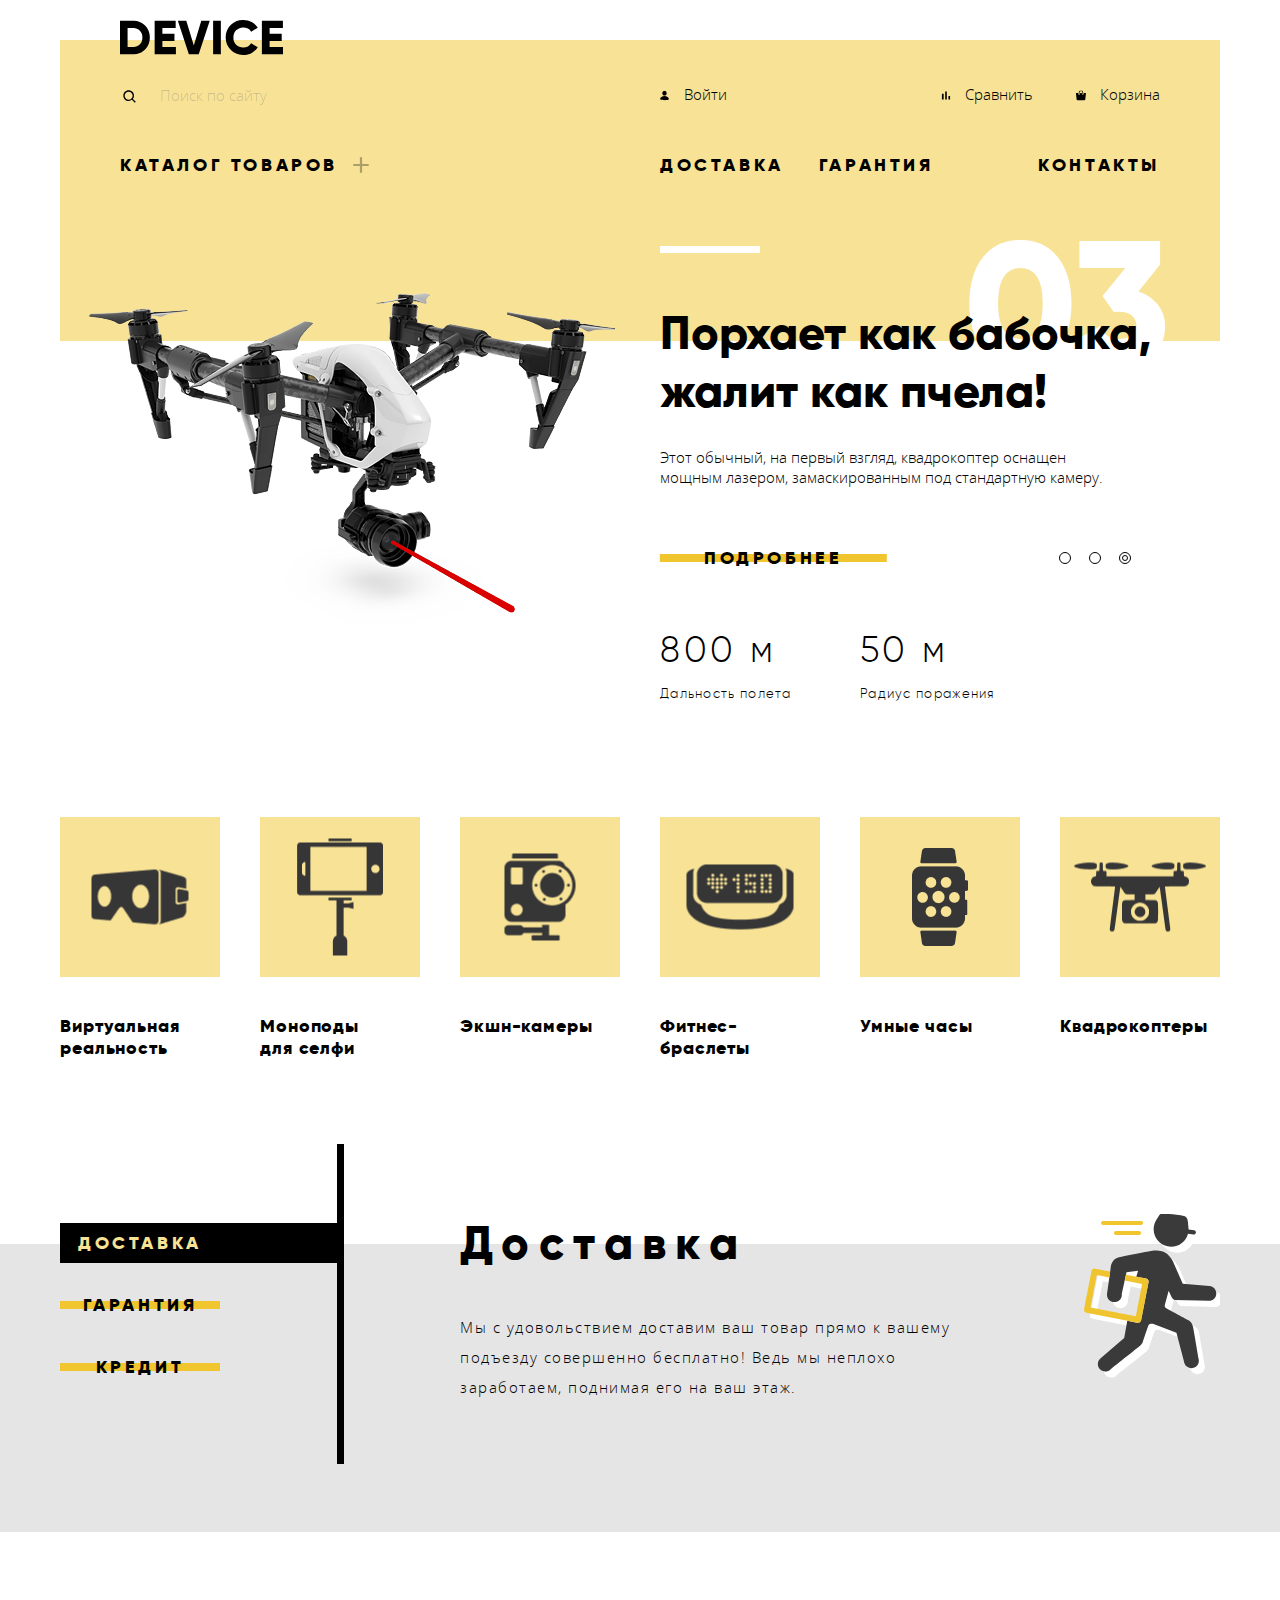
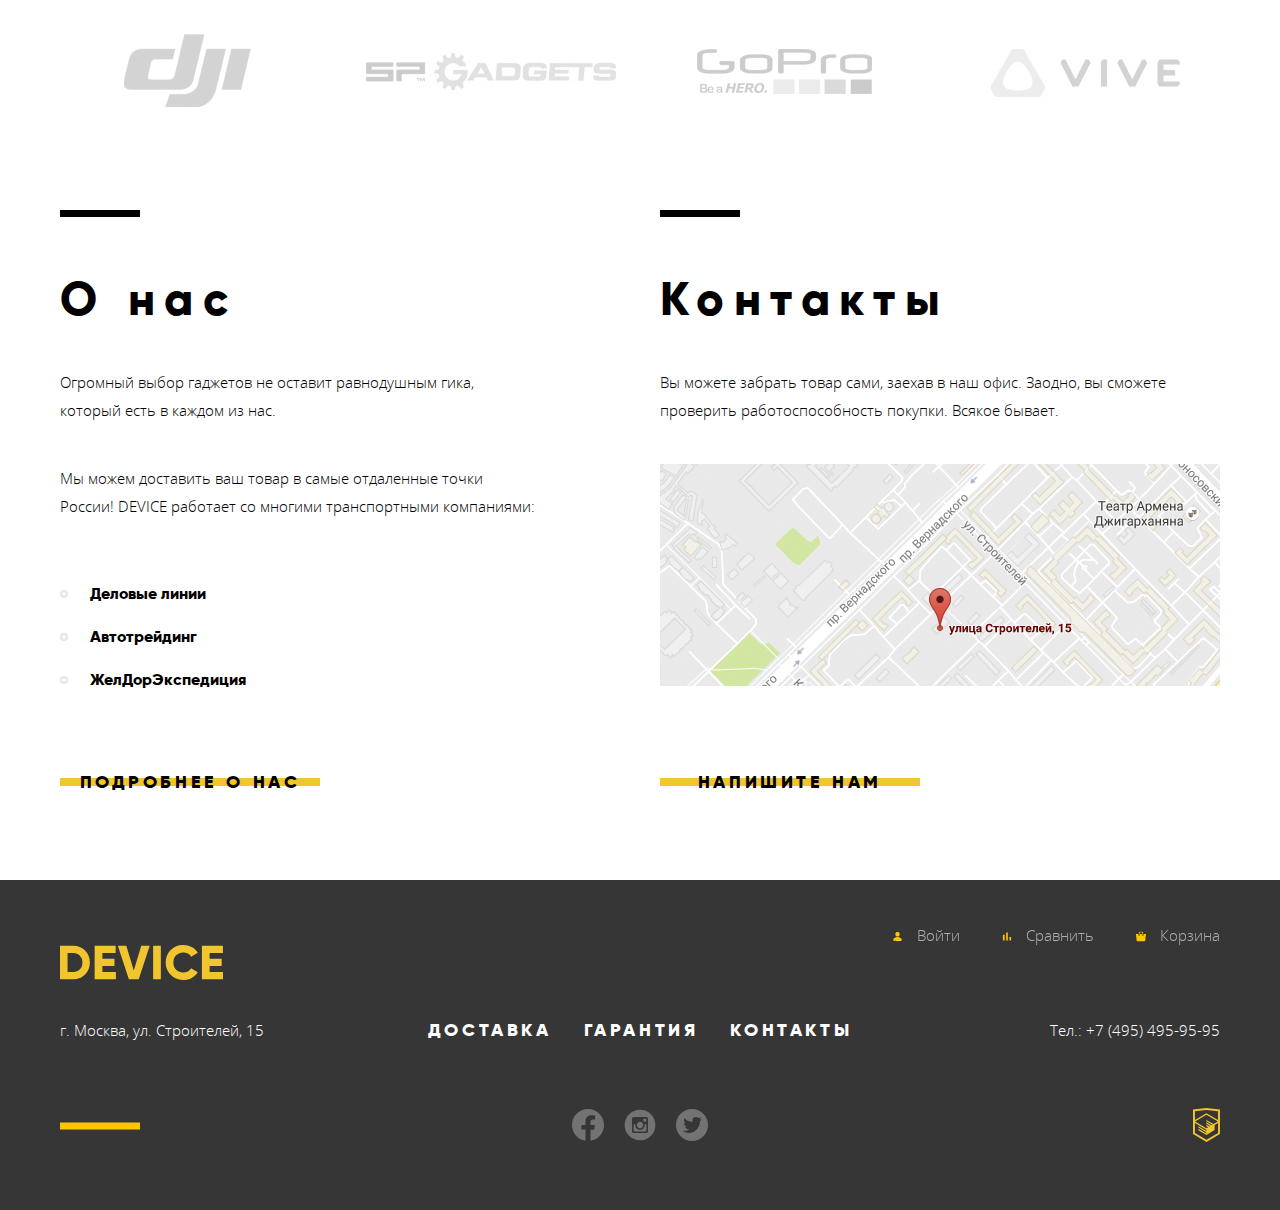
<file: index.html>
<!DOCTYPE html>
<html class="page" lang="ru">
	<head>
		<meta charset="utf-8">
		<title>Девайс &mdash; интернет-магазин гаджетов</title>
		<link rel="icon" href="favicon.ico">
		<link rel="icon" href="img/favicon.svg" type="image/svg+xml">
		<link rel="apple-touch-icon" href="img/180.png">
		<link rel="manifest" href="manifest.webmanifest">
		<link rel="stylesheet" href="css/normalize.css">
		<link rel="stylesheet" href="css/style.min.css">
	</head>
	<body class="page-body">
		<header class="main-header container">
			<div class="main-header-bar">
				<nav class="main-navigation">
					<a class="main-logo">
						<svg role="img" aria-label="Логотип Девайс" width="163" height="35" viewBox="0 0 163 35" fill="none" xmlns="http://www.w3.org/2000/svg"><path fill-rule="evenodd" clip-rule="evenodd" d="M-0.151001 0.701993V34.302H13.381C15.5624 34.3553 17.7309 33.954 19.7487 33.1235C21.7665 32.2929 23.5892 31.0514 25.101 29.478C26.6506 27.9007 27.8665 26.0273 28.6761 23.9697C29.4857 21.912 29.8724 19.7124 29.813 17.502C29.8724 15.2916 29.4857 13.092 28.6761 11.0343C27.8665 8.97669 26.6506 7.1033 25.101 5.52599C23.5891 3.9527 21.7663 2.7113 19.7486 1.88079C17.7308 1.05028 15.5623 0.648834 13.381 0.701993H-0.151001ZM7.582 26.91V8.09099H13.382C14.5845 8.04309 15.7838 8.24675 16.903 8.68895C18.0223 9.13115 19.0369 9.80215 19.882 10.659C20.7304 11.5766 21.3875 12.6541 21.8149 13.8285C22.2422 15.0029 22.4313 16.2507 22.371 17.499C22.4313 18.7473 22.2423 19.9951 21.8149 21.1695C21.3876 22.3439 20.7305 23.4214 19.882 24.339C19.0371 25.196 18.0225 25.8672 16.9032 26.3094C15.7839 26.7516 14.5845 26.9551 13.382 26.907H7.582V26.91ZM42.382 20.958H54.464V13.658H42.378V8.09099H55.669V0.701993H34.645V34.302H55.91V26.91H42.378V20.958H42.382ZM78.725 34.302L89.744 0.701993H81.286L73.795 25.422L66.304 0.701993H57.847L68.866 34.302H78.725ZM93.125 34.302H100.858V0.701993H93.125V34.302ZM131.74 32.886C134.233 31.574 136.321 29.6076 137.781 27.198L131.111 23.358C130.381 24.659 129.279 25.7121 127.946 26.382C126.505 27.1262 124.903 27.504 123.282 27.482C121.962 27.5449 120.643 27.3343 119.408 26.8635C118.173 26.3927 117.048 25.6718 116.105 24.746C115.195 23.7791 114.489 22.6393 114.028 21.3942C113.568 20.1492 113.362 18.8242 113.423 17.498C113.362 16.1718 113.568 14.8468 114.028 13.6017C114.489 12.3567 115.195 11.2168 116.105 10.25C117.048 9.32422 118.173 8.60333 119.408 8.13252C120.643 7.6617 121.962 7.45113 123.282 7.51399C124.893 7.49098 126.486 7.86172 127.921 8.59399C129.263 9.2718 130.373 10.3326 131.111 11.642L137.781 7.80199C136.294 5.39746 134.191 3.43378 131.691 2.11399C129.109 0.720899 126.216 0.00268346 123.282 0.0259933C113.503 -0.246007 105.485 7.71699 105.691 17.498C105.483 27.279 113.5 35.245 123.279 34.974C126.229 35.0012 129.138 34.283 131.737 32.886H131.74ZM149.621 20.958H161.703V13.658H149.618V8.09099H162.908V0.701993H141.885V34.302H163.15V26.91H149.618V20.958H149.621Z" fill="black"/></svg>
					</a>
					<div class="nav-section-top">
						<form class="search-form" action="https://echo.htmlacademy.ru" method="get">
							<label for="search-input-id">Поиск по сайту</label>
							<input class="search-input" id="search-input-id" type="search" placeholder="Поиск по сайту">
							<button class="search-btn" type="submit">Найти</button>
						</form>
						<ul class="profile-navigation">
							<li class="profile-navigation-item profile-navigation-login">
								<a class="profile-navigation-link" href="#">
									<svg width="9" height="10" viewBox="0 0 9 10" fill="none" xmlns="http://www.w3.org/2000/svg"><path d="M4.49996 0.333328C5.69704 0.333328 6.66663 1.3775 6.66663 2.66666C6.66663 3.95583 5.69704 5 4.49996 5C3.30288 5 2.33329 3.95583 2.33329 2.66666C2.33329 1.3775 3.30288 0.333328 4.49996 0.333328ZM4.49996 9.66666C4.49996 9.66666 8.83329 9.66666 8.83329 8.5C8.83329 7.1 6.72079 5.58333 4.49996 5.58333C2.27913 5.58333 0.166626 7.1 0.166626 8.5C0.166626 9.66666 4.49996 9.66666 4.49996 9.66666Z" fill="black"/></svg>
									Войти
								</a>
							</li>
							<li class="profile-navigation-item profile-navigation-compare">
								<a class="profile-navigation-link" href="#">
									<svg width="10" height="10" viewBox="0 0 10 10" fill="none" xmlns="http://www.w3.org/2000/svg"><path d="M0.916748 3.36667H2.66675V9.08334H0.916748V3.36667ZM4.18342 0.916672H5.81675V9.08334H4.18342V0.916672ZM7.45008 5.58334H9.08342V9.08334H7.45008V5.58334Z" fill="black"/></svg>
									Сравнить
								</a>
							</li>
							<li class="profile-navigation-item profile-navigation-basket">
								<a class="profile-navigation-link" href="#">
									<svg width="10" height="10" viewBox="0 0 10 10" fill="none" xmlns="http://www.w3.org/2000/svg"><path d="M9.86215 2.5217C9.79278 2.43991 9.69341 2.39316 9.58927 2.39316H7.65774V3.4188C7.65774 3.89008 7.25359 4.2735 6.75684 4.2735C6.26008 4.2735 5.85593 3.89008 5.85593 3.4188V2.39316H4.05413V3.4188C4.05413 3.89008 3.64999 4.2735 3.15323 4.2735C2.65648 4.2735 2.25233 3.89008 2.25233 3.4188V2.39316H0.32089C0.216656 2.39316 0.117286 2.43991 0.0479169 2.5217C-0.0215425 2.6035 -0.0544254 2.71256 -0.0425335 2.82145L0.605665 8.78461C0.617737 9.45692 1.14179 9.99999 1.78431 9.99999H8.12584C8.76828 9.99999 9.29233 9.45692 9.30449 8.78452L9.95269 2.82136C9.96449 2.71256 9.93161 2.6035 9.86215 2.5217Z" fill="black"/><path d="M3.15333 3.76068C3.35207 3.76068 3.51369 3.60735 3.51369 3.4188V1.53846C3.51369 1.01051 4.07486 0.683761 4.59477 0.683761H5.49567C6.04288 0.683761 6.39657 1.01923 6.39657 1.53846V3.4188C6.39657 3.60735 6.55829 3.76068 6.75693 3.76068C6.95558 3.76068 7.11729 3.60735 7.11729 3.4188V1.53846C7.11729 0.647009 6.43531 0 5.49567 0H4.59477C3.60126 0 2.79297 0.690171 2.79297 1.53846V3.4188C2.79297 3.60735 2.95459 3.76068 3.15333 3.76068Z" fill="black"/></svg>
									Корзина
								</a>
							</li>
						</ul>
					</div>
					<div class="nav-section-bottom">
						<div class="site-navigation">
							<ul class="site-navigation-group site-navigation-group-one">
								<li class="site-navigation-item site-navigation-dropdown site-navigation-catalog">
									<a class="site-navigation-link" href="catalog.html">
										Каталог товаров
									</a>
									<svg width="16" height="16" viewBox="0 0 16 16" fill="none" xmlns="http://www.w3.org/2000/svg"><path d="M15.7 6.9V9.1H9.10005V15.7H6.90005V9.1H0.300049V6.9H6.90005V0.300003H9.10005V6.9H15.7Z" fill="black" fill-opacity="0.3"/></svg>
									<div class="dropdown-wrapper">
										<ul class="dropdown">
											<li class="dropdown-item">
												<a class="dropdown-link" href="#">Виртуальная реальность</a>
												<a class="dropdown-link" href="catalog.html">Моноподы для селфи</a>
												<a class="dropdown-link" href="#">Экшн-камеры</a>
											</li>
											<li class="dropdown-item">
												<a class="dropdown-link" href="#">Фитнес-браслеты</a>
												<a class="dropdown-link" href="#">Умные часы</a>
											</li>
											<li class="dropdown-item">
												<a class="dropdown-link" href="#">Квадрокоптер</a>
											</li>
										</ul>
									</div>
								</li>
							</ul>
							<ul class="site-navigation-group site-navigation-group-two">
								<li class="site-navigation-item">
									<a class="site-navigation-link" href="#">Доставка</a>
								</li>
								<li class="site-navigation-item">
									<a class="site-navigation-link" href="#">Гарантия</a>
								</li>
								<li class="site-navigation-item">
									<a class="site-navigation-link" href="#">Контакты</a>
								</li>
							</ul>
						</div>
					</div>			
				</nav>
			</div>
		</header>

		<main>
			<h1 class="visually-hidden">Девайс &mdash; интернет-магазин гаджетов</h1>

			<section class="products container">
				<h2 class="visually-hidden">Витрина гаджетов</h2>
				<ul class="products-list">
					<li class="product-item product-item-1">
						<div class="product-photo">
							<img src="img/slider-1.png" width="384" height="486" alt="Селфи-палка">
						</div>
						<div class="product-info">
							<h2><span class="visually-hidden">Слайд с гаджетом</span> 01</h2>
							<b class="title-high">Делай селфи, как&nbsp;Бен Стиллер!</b>
							<p class="product-descr">Самая длинная палка для селфи доступна в нашем магазине. Восемь&nbsp;(Восемь, Карл!) метров длиной и весом всего 5 килограмм.</p>
							<a class="btn" href="#">Подробнее</a>
							<div class="product-data">
								<h3 class="visually-hidden">Характеристики</h3>
								<ul>
									<li>
										<b>Длина палки</b>
										<p>8,5 м</p>
									</li>
									<li>
										<b>Вес палки</b>
										<p>5 кг</p>
									</li>
									<li>
										<b>Материал</b>
										<p>Карбон</p>
									</li>
								</ul>
							</div>
						</div>
					</li>
					<li class="product-item product-item-2">
						<div class="product-photo">
							<img src="img/slider-2.png" width="345" height="485" alt="Фитнес-браслет">
						</div>
						<div class="product-info">
							<h2><span class="visually-hidden">Слайд с гаджетом</span> 02</h2>
							<b class="title-high">Худеем правильно!</b>
							<p class="product-descr">Мотивирующие фитнес-браслеты помогут найти в себе силы не&nbsp;пропускать занятия и соблюдать диету.</p>
							<a class="btn" href="#">Подробнее</a>
							<div class="product-data">
								<h3 class="visually-hidden">Характеристики</h3>
								<ul>
									<li>
										<b>Без подзарядки</b>
										<p>48 часов</p>
									</li>
								</ul>
							</div>
						</div>
					</li>
					<li class="product-item product-item-3 current">
						<div class="product-photo">
							<img src="img/slider-3.png" width="526" height="334" alt="Квадрокоптер">
						</div>
						<div class="product-info">
							<h2><span class="visually-hidden">Слайд с гаджетом</span> 03</h2>
							<b class="title-high">Порхает как бабочка, жалит как пчела!</b>
							<p class="product-descr">Этот обычный, на первый взгляд, квадрокоптер оснащен мощным&nbsp;лазером, замаскированным под стандартную камеру.</p>
							<a class="btn" href="#">Подробнее</a>
							<div class="product-data">
								<h3 class="visually-hidden">Характеристики</h3>
								<ul>
									<li>
										<b>Дальность полета</b>
										<p>800 м</p>
									</li>
									<li>
										<b>Радиус поражения</b>
										<p>50 м</p>
									</li>
								</ul>
							</div>
						</div>
					</li>
				</ul>
				<div class="prod-controls">
					<button class="button" aria-label="Первый слайд"></button>
					<button class="button" aria-label="Второй слайд"></button>
					<button class="button current" aria-label="Третий слайд"></button>
				</div>
			</section>

			<section class="categories container">
				<h2 class="visually-hidden">Категории товаров</h2>
				<ul class="categories-list">
					<li class="category-item">
						<a href="#">
							<div class="category-photo">
								<img src="img/category-1.png" width="97" height="55" alt="Очки виртуальной реальности">
							</div>
							<h3>Виртуальная реальность</h3>
						</a>
					</li>
					<li class="category-item">
						<a href="catalog.html">
							<div class="category-photo">
								<img src="img/category-2.png" width="86" height="117" alt="Селфи-палка">
							</div>
							<h3>Моноподы для селфи</h3>
						</a>
					</li>
					<li class="category-item">
						<a href="#">
							<div class="category-photo">
								<img src="img/category-3.png" width="71" height="87" alt="Экшн-камера">
							</div>
							<h3>Экшн-камеры</h3>
						</a>
					</li>
					<li class="category-item">
						<a href="#">
							<div class="category-photo">
								<img src="img/category-4.png" width="107" height="65" alt="Фитнес-браслет">
							</div>
							<h3>Фитнес-браслеты</h3>	
						</a>
					</li>
					<li class="category-item">
						<a href="#">
							<div class="category-photo">
								<img src="img/category-5.png" width="56" height="98" alt="Умные часы">
							</div>
							<h3>Умные часы</h3>
						</a>
					</li>
					<li class="category-item">
						<a href="#">
							<div class="category-photo">
								<img src="img/category-6.png" width="132" height="69" alt="Квадрокоптер">
							</div>
							<h3>Квадрокоптеры</h3>
						</a>
					</li>
				</ul>
			</section>

			<section class="services">
				<div class="container">
					<h2 class="visually-hidden">Услуги</h2>
					<ul class="services-list">
						<li class="service-item current">
							<a class="btn" href="#">Доставка</a>
						</li>
						<li class="service-item">
							<a class="btn" href="#">Гарантия</a>
						</li>
						<li class="service-item">
							<a class="btn" href="#">Кредит</a>
						</li>
					</ul>
					<ul class="service-info">
						<li class="info-item current">
							<img src="img/delivery.svg" width="136" height="164" alt="Курьер">
							<h3 class="title-high">Доставка</h3>
							<p class="service-descr">Мы с удовольствием доставим ваш товар прямо к вашему подъезду совершенно бесплатно! Ведь мы неплохо заработаем, поднимая его на ваш этаж.</p>
						</li>
						<li class="info-item">
							<img src="img/warranty.svg" width="171" height="195" alt="Трубка телефона">
							<h3 class="title-high">Гарантия</h3>
							<p class="service-descr">Если из-за возгорания купленного у нас товара у вас сгорит дом — не переживайте, мы выдадим вам новый. Товар, не дом, конечно же.</p>
						</li>
						<li class="info-item">
							<img src="img/credit.svg" width="156" height="188" alt="Клиент">
							<h3 class="title-high">Кредит</h3>
							<p class="service-descr">Залезть в долговую яму стало проще! Кредитные консультанты подберут для вас наиболее выгодные условия кредита. Выгодные для нашего банка, разумеется.</p>
						</li>
					</ul>
				</div>
			</section>

			<section class="partners container">
				<h2 class="visually-hidden">Партнеры</h2>
				<ul class="partners-list">
					<li class="partner-item">
						<a class="partner-link" href="https://www.dji.com/ru" target="_blank"><img src="img/logo-1.png" width="260" height="100" alt="Логотип DJI"></a>
					</li>
					<li class="partner-item">
						<a class="partner-link" href="http://www.sp-gadgets.com/" target="_blank"><img src="img/logo-2.png" width="260" height="100" alt="Логотип SP Gadgets"></a>
					</li>
					<li class="partner-item">
						<a class="partner-link" href="https://gopro.com/ru/ru/" target="_blank"><img src="img/logo-3.png" width="260" height="100" alt="Логотип GoPro"></a>
					</li>
					<li class="partner-item">
						<a class="partner-link" href="https://www.vive.com/ru/" target="_blank"><img src="img/logo-4.png" width="260" height="100" alt="Логотип VIVE"></a>
					</li>
				</ul>
			</section>

			<div class="about-and-contacts container">
				<section class="about">
					<h2 class="title-high">О нас</h2>
					<p class="about-descr-one">Огромный выбор гаджетов не оставит равнодушным гика, который&nbsp;есть в каждом из нас.</p>
					<p class="about-descr-two">Мы можем доставить ваш товар в самые отдаленные точки России!&nbsp;DEVICE работает со многими транспортными компаниями:</p>
					<ul class="about-delivery">
						<li><a href="https://www.dellin.ru/" target="_blank">Деловые линии</a></li>
						<li><a href="http://www.autotrading.ru/" target="_blank">Автотрейдинг</a></li>
						<li><a href="https://www.jde.ru/" target="_blank">ЖелДорЭкспедиция</a></li>
					</ul>
					<a class="btn" href="#">Подробнее о нас</a>
				</section>

				<section class="contacts">
					<h2 class="title-high">Контакты</h2>
					<p>Вы можете забрать товар сами, заехав в наш офис. Заодно, вы сможете проверить работоспособность покупки. Всякое бывает.</p>
					<a class="map" href="https://goo.gl/maps/jZJWPegL4yhia2E76" target="_blank"><img src="img/map-small.jpg" width="560" height="222" alt="Офис компании по адресу ул. Строителей 15"></a>
					<a class="btn" href="#">Напишите нам</a>
				</section>

				<section class="modal modal-feedback">
					<h2 class="visually-hidden">Обратная связь</h2>
					<form class="form-feedback" action="https://echo.htmlacademy.ru" method="post">
						<div class="feedback-group">
							<div class="feedback-field name-field">
								<label for="feedback-name">Ваше имя:</label>
								<input id="feedback-name" type="text" name="name" placeholder="Имя Фамилия">
							</div>
							<div class="feedback-field email-field">
								<label for="feedback-email">Ваш e-mail:</label>
								<input id="feedback-email" type="email" name="email" placeholder="email@example.com">
							</div>
						</div>
						<div class="feedback-field message-field">
							<label for="feedback-message">Текст письма:</label>
							<textarea id="feedback-message" name="message" placeholder="В свободной форме"></textarea>
						</div>
						<button class="feedback-btn" type="submit">
							<span class="btn">Отправить</span>
						</button>
					</form>
					<button class="modal-close-btn feedback-close-btn" type="button">
						<svg width="20" height="20" viewBox="0 0 20 20" fill="none" xmlns="http://www.w3.org/2000/svg"><path d="M17.9499 19.725L9.9999 11.7625L2.0499 19.725L0.274902 17.95L8.2374 9.99997L0.274902 2.04996L2.0499 0.274963L9.9999 8.23747L17.9499 0.287464L19.7124 2.04996L11.7624 9.99997L19.7124 17.95L17.9499 19.725Z" fill="white"/></svg>
						Закрыть
					</button>
				</section>

				<!-- <section class="modal modal-map">
					<h2 class="visually-hidden">Как нас найти?</h2>
					<a class="map-link" href="https://goo.gl/maps/jZJWPegL4yhia2E76" target="_blank">Офис компании по адресу ул. Строителей 15</a>
					<iframe src="https://www.google.com/maps/embed?pb=!1m18!1m12!1m3!1d2249.1125488779976!2d37.52742931582563!3d55.68703098053581!2m3!1f0!2f0!3f0!3m2!1i1024!2i768!4f13.1!3m3!1m2!1s0x46b54cf65f5c8955%3A0x694710ccd55501e!2z0YPQuy4g0KHRgtGA0L7QuNGC0LXQu9C10LksIDE1LCDQnNC-0YHQutCy0LAsIDExOTMxMQ!5e0!3m2!1sru!2sru!4v1614525913343!5m2!1sru!2sru" width="960" height="575" style="border: 0;" allowfullscreen="" title="Офис компании по адресу ул. Строителей 15" loading="lazy"></iframe>
					<button class="modal-close-btn map-close-btn" type="button">
						<svg width="20" height="20" viewBox="0 0 20 20" fill="none" xmlns="http://www.w3.org/2000/svg"><path d="M17.9499 19.725L9.9999 11.7625L2.0499 19.725L0.274902 17.95L8.2374 9.99997L0.274902 2.04996L2.0499 0.274963L9.9999 8.23747L17.9499 0.287464L19.7124 2.04996L11.7624 9.99997L19.7124 17.95L17.9499 19.725Z" fill="white"/></svg>
						Закрыть
					</button>
				</section> -->
			</div>
		</main>

		<footer class="main-footer">
			<div class="container">
				<section class="footer-high">
					<a class="main-logo">
						<svg role="img" aria-label="Логотип Девайс" width="163" height="35" viewBox="0 0 163 35" fill="none" xmlns="http://www.w3.org/2000/svg"><path fill-rule="evenodd" clip-rule="evenodd" d="M-0.151001 0.701993V34.302H13.381C15.5624 34.3553 17.7309 33.954 19.7487 33.1235C21.7665 32.2929 23.5892 31.0514 25.101 29.478C26.6506 27.9007 27.8665 26.0273 28.6761 23.9697C29.4857 21.912 29.8724 19.7124 29.813 17.502C29.8724 15.2916 29.4857 13.092 28.6761 11.0343C27.8665 8.97669 26.6506 7.1033 25.101 5.52599C23.5891 3.9527 21.7663 2.7113 19.7486 1.88079C17.7308 1.05028 15.5623 0.648834 13.381 0.701993H-0.151001ZM7.582 26.91V8.09099H13.382C14.5845 8.04309 15.7838 8.24675 16.903 8.68895C18.0223 9.13115 19.0369 9.80215 19.882 10.659C20.7304 11.5766 21.3875 12.6541 21.8149 13.8285C22.2422 15.0029 22.4313 16.2507 22.371 17.499C22.4313 18.7473 22.2423 19.9951 21.8149 21.1695C21.3876 22.3439 20.7305 23.4214 19.882 24.339C19.0371 25.196 18.0225 25.8672 16.9032 26.3094C15.7839 26.7516 14.5845 26.9551 13.382 26.907H7.582V26.91ZM42.382 20.958H54.464V13.658H42.378V8.09099H55.669V0.701993H34.645V34.302H55.91V26.91H42.378V20.958H42.382ZM78.725 34.302L89.744 0.701993H81.286L73.795 25.422L66.304 0.701993H57.847L68.866 34.302H78.725ZM93.125 34.302H100.858V0.701993H93.125V34.302ZM131.74 32.886C134.233 31.574 136.321 29.6076 137.781 27.198L131.111 23.358C130.381 24.659 129.279 25.7121 127.946 26.382C126.505 27.1262 124.903 27.504 123.282 27.482C121.962 27.5449 120.643 27.3343 119.408 26.8635C118.173 26.3927 117.048 25.6718 116.105 24.746C115.195 23.7791 114.489 22.6393 114.028 21.3942C113.568 20.1492 113.362 18.8242 113.423 17.498C113.362 16.1718 113.568 14.8468 114.028 13.6017C114.489 12.3567 115.195 11.2168 116.105 10.25C117.048 9.32422 118.173 8.60333 119.408 8.13252C120.643 7.6617 121.962 7.45113 123.282 7.51399C124.893 7.49098 126.486 7.86172 127.921 8.59399C129.263 9.2718 130.373 10.3326 131.111 11.642L137.781 7.80199C136.294 5.39746 134.191 3.43378 131.691 2.11399C129.109 0.720899 126.216 0.00268346 123.282 0.0259933C113.503 -0.246007 105.485 7.71699 105.691 17.498C105.483 27.279 113.5 35.245 123.279 34.974C126.229 35.0012 129.138 34.283 131.737 32.886H131.74ZM149.621 20.958H161.703V13.658H149.618V8.09099H162.908V0.701993H141.885V34.302H163.15V26.91H149.618V20.958H149.621Z" fill="#f0c52e"/></svg>
					</a>
					<ul class="profile-navigation">
						<li class="profile-navigation-item profile-navigation-login">
							<a class="profile-navigation-link f-profile-navigation-link" href="#">
								<svg width="9" height="10" viewBox="0 0 9 10" fill="none" xmlns="http://www.w3.org/2000/svg"><path d="M4.49996 0.333328C5.69704 0.333328 6.66663 1.3775 6.66663 2.66666C6.66663 3.95583 5.69704 5 4.49996 5C3.30288 5 2.33329 3.95583 2.33329 2.66666C2.33329 1.3775 3.30288 0.333328 4.49996 0.333328ZM4.49996 9.66666C4.49996 9.66666 8.83329 9.66666 8.83329 8.5C8.83329 7.1 6.72079 5.58333 4.49996 5.58333C2.27913 5.58333 0.166626 7.1 0.166626 8.5C0.166626 9.66666 4.49996 9.66666 4.49996 9.66666Z" fill="#ffc600"/></svg>
								<span>Войти</span>
							</a>
						</li>
						<li class="profile-navigation-item profile-navigation-compare">
							<a class="profile-navigation-link f-profile-navigation-link" href="#">
								<svg width="10" height="10" viewBox="0 0 10 10" fill="none" xmlns="http://www.w3.org/2000/svg"><path d="M0.916748 3.36667H2.66675V9.08334H0.916748V3.36667ZM4.18342 0.916672H5.81675V9.08334H4.18342V0.916672ZM7.45008 5.58334H9.08342V9.08334H7.45008V5.58334Z" fill="#ffc600"/></svg>
								<span>Сравнить</span>
							</a>
						</li>
						<li class="profile-navigation-item profile-navigation-basket">
							<a class="profile-navigation-link f-profile-navigation-link" href="#">
								<svg width="10" height="10" viewBox="0 0 10 10" fill="none" xmlns="http://www.w3.org/2000/svg"><path d="M9.86215 2.5217C9.79278 2.43991 9.69341 2.39316 9.58927 2.39316H7.65774V3.4188C7.65774 3.89008 7.25359 4.2735 6.75684 4.2735C6.26008 4.2735 5.85593 3.89008 5.85593 3.4188V2.39316H4.05413V3.4188C4.05413 3.89008 3.64999 4.2735 3.15323 4.2735C2.65648 4.2735 2.25233 3.89008 2.25233 3.4188V2.39316H0.32089C0.216656 2.39316 0.117286 2.43991 0.0479169 2.5217C-0.0215425 2.6035 -0.0544254 2.71256 -0.0425335 2.82145L0.605665 8.78461C0.617737 9.45692 1.14179 9.99999 1.78431 9.99999H8.12584C8.76828 9.99999 9.29233 9.45692 9.30449 8.78452L9.95269 2.82136C9.96449 2.71256 9.93161 2.6035 9.86215 2.5217Z" fill="#ffc600"/><path d="M3.15333 3.76068C3.35207 3.76068 3.51369 3.60735 3.51369 3.4188V1.53846C3.51369 1.01051 4.07486 0.683761 4.59477 0.683761H5.49567C6.04288 0.683761 6.39657 1.01923 6.39657 1.53846V3.4188C6.39657 3.60735 6.55829 3.76068 6.75693 3.76068C6.95558 3.76068 7.11729 3.60735 7.11729 3.4188V1.53846C7.11729 0.647009 6.43531 0 5.49567 0H4.59477C3.60126 0 2.79297 0.690171 2.79297 1.53846V3.4188C2.79297 3.60735 2.95459 3.76068 3.15333 3.76068Z" fill="#ffc600"/></svg>
								<span>Корзина</span>
							</a>
						</li>
					</ul>
				</section>

				<section class="footer-mid">
					<div class="footer-contacts">
						<h2 class="visually-hidden">Как нас найти</h2>
						<p>г. Москва, ул. Строителей, 15</p>
					</div>
					<ul class="site-navigation-group">
						<li class="site-navigation-item">
							<a class="site-navigation-link" href="#">Доставка</a>
						</li>
						<li class="site-navigation-item">
							<a class="site-navigation-link" href="#">Гарантия</a>
						</li>
						<li class="site-navigation-item">
							<a class="site-navigation-link" href="#">Контакты</a>
						</li>
					</ul>
					<p class="footer-phone">Тел.: <a href="tel:+74954959595">+7 (495) 495-95-95</a></p>
				</section>

				<section class="footer-low">
					<div class="footer-social">
						<h2 class="visually-hidden">Мы в соцсетях</h2>
						<ul class="social-list">
							<li class="social-item">
								<a class="social-link" href="#" aria-label="Фейсбук">
									<svg aria-hidden="true" focusable="false" width="32" height="32" viewBox="0 0 32 32" fill="none" xmlns="http://www.w3.org/2000/svg"><path d="M31.9973 16C31.9973 7.16267 24.8347 0 15.9987 0C7.16267 0 0 7.16267 0 16C0 23.984 5.85067 30.6027 13.4987 31.8027V20.624H9.43733V15.9987H13.4987V12.4747C13.4987 8.464 15.888 6.24933 19.5413 6.24933C21.292 6.24933 23.1227 6.56133 23.1227 6.56133V10.4987H21.1067C19.12 10.4987 18.5 11.732 18.5 12.9973V16H22.9373L22.228 20.6253H18.5V31.804C26.148 30.604 31.9987 23.9853 31.9987 16H31.9973Z" fill="white"/></svg>
								</a>
							</li>
							<li class="social-item">
								<a class="social-link" href="#" aria-label="Инстаграм">
									<svg aria-hidden="true" focusable="false" width="32" height="32" viewBox="0 0 32 32" fill="none" xmlns="http://www.w3.org/2000/svg"><path d="M20.7999 16.0001C20.7999 17.2732 20.2942 18.4941 19.3941 19.3943C18.4939 20.2944 17.273 20.8001 15.9999 20.8001C14.7269 20.8001 13.506 20.2944 12.6058 19.3943C11.7057 18.4941 11.1999 17.2732 11.1999 16.0001C11.1999 15.7265 11.2287 15.4593 11.2783 15.2001H9.59995V21.5953C9.59995 22.0401 9.95995 22.4001 10.4047 22.4001H21.5967C21.8099 22.3997 22.0142 22.3147 22.1648 22.1639C22.3154 22.013 22.3999 21.8085 22.3999 21.5953V15.2001H20.7215C20.7711 15.4593 20.7999 15.7265 20.7999 16.0001ZM15.9999 19.2001C16.4203 19.2 16.8365 19.1171 17.2248 18.9562C17.6131 18.7952 17.9659 18.5594 18.263 18.2621C18.5602 17.9648 18.7958 17.6119 18.9566 17.2235C19.1174 16.8351 19.2001 16.4189 19.1999 15.9985C19.1998 15.5782 19.1169 15.162 18.956 14.7737C18.795 14.3854 18.5592 14.0326 18.2619 13.7355C17.9646 13.4383 17.6117 13.2026 17.2233 13.0419C16.8349 12.8811 16.4187 12.7984 15.9983 12.7985C15.1494 12.7987 14.3354 13.1362 13.7353 13.7366C13.1352 14.337 12.7981 15.1512 12.7983 16.0001C12.7986 16.849 13.136 17.6631 13.7364 18.2632C14.3368 18.8633 15.151 19.2003 15.9999 19.2001ZM19.8399 12.6401H21.7583C21.8858 12.6401 22.0081 12.5896 22.0983 12.4996C22.1886 12.4097 22.2395 12.2876 22.2399 12.1601V10.2417C22.2399 10.114 22.1892 9.99151 22.0989 9.90119C22.0086 9.81088 21.8861 9.76014 21.7583 9.76014H19.8399C19.7122 9.76014 19.5897 9.81088 19.4994 9.90119C19.4091 9.99151 19.3583 10.114 19.3583 10.2417V12.1601C19.3599 12.4241 19.5759 12.6401 19.8399 12.6401ZM15.9999 0.640137C11.9262 0.640137 8.01934 2.25842 5.13879 5.13898C2.25823 8.01954 0.639946 11.9264 0.639946 16.0001C0.639946 20.0739 2.25823 23.9807 5.13879 26.8613C8.01934 29.7419 11.9262 31.3601 15.9999 31.3601C18.0171 31.3601 20.0144 30.9628 21.878 30.1909C23.7415 29.419 25.4348 28.2876 26.8611 26.8613C28.2874 25.435 29.4188 23.7417 30.1907 21.8782C30.9626 20.0146 31.3599 18.0172 31.3599 16.0001C31.3599 13.983 30.9626 11.9857 30.1907 10.1221C29.4188 8.25856 28.2874 6.56528 26.8611 5.13898C25.4348 3.71267 23.7415 2.58126 21.878 1.80935C20.0144 1.03743 18.0171 0.640137 15.9999 0.640137ZM23.9999 22.2225C23.9999 23.2001 23.1999 24.0001 22.2223 24.0001H9.77755C8.79995 24.0001 7.99995 23.2001 7.99995 22.2225V9.77774C7.99995 8.80014 8.79995 8.00014 9.77755 8.00014H22.2223C23.1999 8.00014 23.9999 8.80014 23.9999 9.77774V22.2225Z" fill="white"/></svg>
								</a>
							</li>
							<li class="social-item">
								<a class="social-link" href="#" aria-label="Твиттер">
									<svg aria-hidden="true" focusable="false" width="32" height="32" viewBox="0 0 32 32" fill="none" xmlns="http://www.w3.org/2000/svg"><path d="M16 32C13.8333 32 11.7604 31.5781 9.78125 30.7344C7.80208 29.8906 6.09896 28.7552 4.67188 27.3281C3.24479 25.901 2.10938 24.1979 1.26562 22.2188C0.421875 20.2396 0 18.1667 0 16C0 13.8333 0.421875 11.7604 1.26562 9.78125C2.10938 7.80208 3.24479 6.09896 4.67188 4.67188C6.09896 3.24479 7.80208 2.10938 9.78125 1.26562C11.7604 0.421875 13.8333 0 16 0C18.1667 0 20.2396 0.421875 22.2188 1.26562C24.1979 2.10938 25.901 3.24479 27.3281 4.67188C28.7552 6.09896 29.8906 7.80208 30.7344 9.78125C31.5781 11.7604 32 13.8333 32 16C32 18.1667 31.5781 20.2396 30.7344 22.2188C29.8906 24.1979 28.7552 25.901 27.3281 27.3281C25.901 28.7552 24.1979 29.8906 22.2188 30.7344C20.2396 31.5781 18.1667 32 16 32ZM25.4062 8C25.2812 8.0625 25.0938 8.17708 24.8438 8.34375L24.2344 8.75L23.6562 9.0625L23 9.28125C22.2292 8.42708 21.2812 8 20.1562 8C17.7188 8 16.5 9.02083 16.5 11.0625V12.9062C13.1458 12.7396 10.5729 11.5104 8.78125 9.21875C8.26042 9.76042 8 10.3542 8 11C8 12.375 8.51042 13.4167 9.53125 14.125C9.40625 14.125 9.22917 14.1354 9 14.1562C8.77083 14.1771 8.58854 14.1771 8.45312 14.1562C8.31771 14.1354 8.16667 14.0833 8 14C8 14.9583 8.25521 15.7552 8.76562 16.3906C9.27604 17.026 9.97917 17.4375 10.875 17.625C10.6667 17.875 10.375 18 10 18C9.66667 18 9.375 17.9062 9.125 17.7188C9.125 18.5312 9.51562 19.1615 10.2969 19.6094C11.0781 20.0573 11.9583 20.2917 12.9375 20.3125C12.5625 20.875 12.0156 21.2969 11.2969 21.5781C10.5781 21.8594 9.8125 22 9 22C8.70833 22 8.30729 21.9271 7.79688 21.7812C7.28646 21.6354 7.02083 21.5625 7 21.5625C7.33333 22.2292 8.01562 22.8021 9.04688 23.2812C10.0781 23.7604 11.3854 24 12.9688 24C14.3646 24 15.6667 23.7552 16.875 23.2656C18.0833 22.776 19.1146 22.125 19.9688 21.3125C20.8229 20.5 21.5573 19.5729 22.1719 18.5312C22.7865 17.4896 23.2448 16.4115 23.5469 15.2969C23.849 14.1823 24 13.0833 24 12C24 11.9583 24.125 11.8698 24.375 11.7344C24.625 11.599 24.9167 11.4167 25.25 11.1875C25.5833 10.9583 25.8333 10.7188 26 10.4688C24.875 10.4688 24.125 10.4896 23.75 10.5312C24.4792 10.0938 25.0312 9.25 25.4062 8Z" fill="white"/></svg>
								</a>
							</li>
						</ul>
					</div>
					<a class="footer-copyright" href="https://htmlacademy.ru/intensive/htmlcss" target="_blank" aria-label="HTML Academy">
						<svg aria-hidden="true" focusable="false" width="27" height="34" viewBox="0 0 27 34" fill="none" xmlns="http://www.w3.org/2000/svg"><path d="M13.62 0.0169551L13.472 0L0 1.40827V26.0042L13.473 34L26.903 26.0311L26.945 26.0062V1.40827L13.62 0.0169551ZM25.019 12.095L13.495 5.31992L13.494 5.21619L13.407 5.26606L13.319 5.21021V5.31892L1.925 12.086V3.13869L13.473 1.92989L25.02 3.13869V12.095H25.019ZM13.405 6.76908L24.923 13.4644L20.444 16.0974L13.351 11.8875L13.337 13.2988L19.241 16.8025L18.381 17.3082L13.351 14.3241L13.337 15.7353L17.164 18.0043L16.382 18.526L13.351 16.7437L13.337 18.1529L15.19 19.2411L13.39 20.3192L2.034 13.586L13.405 6.76908ZM1.925 15.0871L13.336 21.8601L13.352 22.9014L5.41 18.1859L5.395 19.5981L13.374 24.3805L13.392 25.4536L5.419 20.7261L5.406 22.1364L13.427 26.9457L13.473 26.9706L21.616 22.1115L21.605 16.9481L25.02 14.9175V24.9121L13.472 31.7659L1.925 24.9131V15.0871Z" fill="#F0C52E"/></svg>
					</a>
				</section>
			</div>
		</footer>

		<script src="js/script.min.js"></script>
	</body>
</html>
</file>
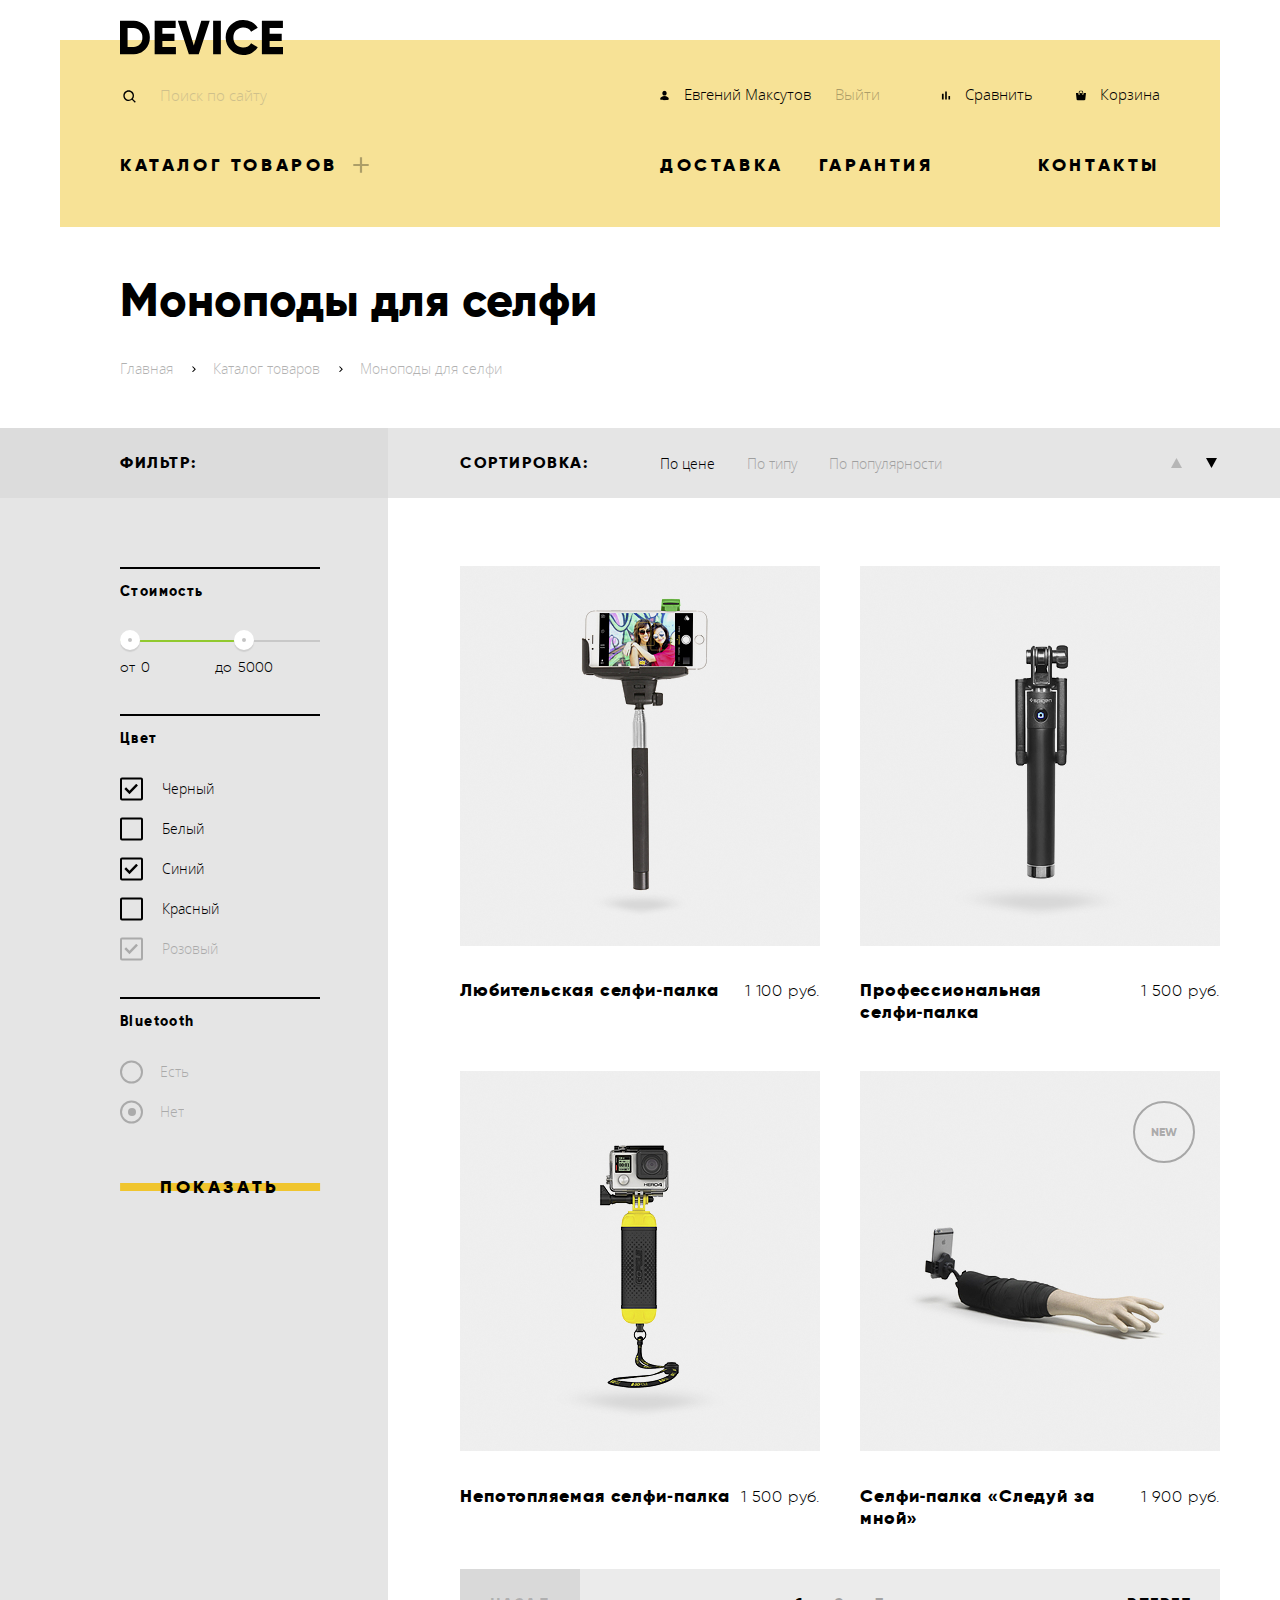
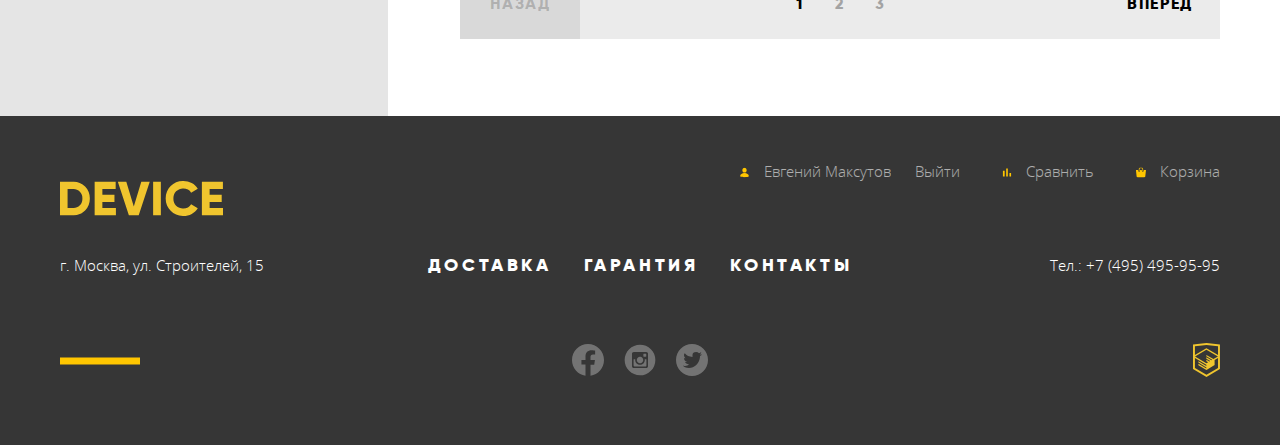
<file: catalog.html>
<!DOCTYPE html>
<html class="page" lang="ru">
	<head>
		<meta charset="utf-8">
		<title>Каталог &mdash; Девайс</title>
		<link rel="icon" href="favicon.ico">
		<link rel="icon" href="img/favicon.svg" type="image/svg+xml">
		<link rel="apple-touch-icon" href="img/180.png">
		<link rel="manifest" href="manifest.webmanifest">
		<link rel="stylesheet" href="css/normalize.css">
		<link rel="stylesheet" href="css/style.min.css">
	</head>
	<body class="page-body inner-page">
		<header class="main-header container">
			<div class="main-header-bar">
				<nav class="main-navigation">
					<a class="main-logo" href="index.html">
						<svg role="img" aria-label="Логотип Девайс" width="163" height="35" viewBox="0 0 163 35" fill="none" xmlns="http://www.w3.org/2000/svg"><path fill-rule="evenodd" clip-rule="evenodd" d="M-0.151001 0.701993V34.302H13.381C15.5624 34.3553 17.7309 33.954 19.7487 33.1235C21.7665 32.2929 23.5892 31.0514 25.101 29.478C26.6506 27.9007 27.8665 26.0273 28.6761 23.9697C29.4857 21.912 29.8724 19.7124 29.813 17.502C29.8724 15.2916 29.4857 13.092 28.6761 11.0343C27.8665 8.97669 26.6506 7.1033 25.101 5.52599C23.5891 3.9527 21.7663 2.7113 19.7486 1.88079C17.7308 1.05028 15.5623 0.648834 13.381 0.701993H-0.151001ZM7.582 26.91V8.09099H13.382C14.5845 8.04309 15.7838 8.24675 16.903 8.68895C18.0223 9.13115 19.0369 9.80215 19.882 10.659C20.7304 11.5766 21.3875 12.6541 21.8149 13.8285C22.2422 15.0029 22.4313 16.2507 22.371 17.499C22.4313 18.7473 22.2423 19.9951 21.8149 21.1695C21.3876 22.3439 20.7305 23.4214 19.882 24.339C19.0371 25.196 18.0225 25.8672 16.9032 26.3094C15.7839 26.7516 14.5845 26.9551 13.382 26.907H7.582V26.91ZM42.382 20.958H54.464V13.658H42.378V8.09099H55.669V0.701993H34.645V34.302H55.91V26.91H42.378V20.958H42.382ZM78.725 34.302L89.744 0.701993H81.286L73.795 25.422L66.304 0.701993H57.847L68.866 34.302H78.725ZM93.125 34.302H100.858V0.701993H93.125V34.302ZM131.74 32.886C134.233 31.574 136.321 29.6076 137.781 27.198L131.111 23.358C130.381 24.659 129.279 25.7121 127.946 26.382C126.505 27.1262 124.903 27.504 123.282 27.482C121.962 27.5449 120.643 27.3343 119.408 26.8635C118.173 26.3927 117.048 25.6718 116.105 24.746C115.195 23.7791 114.489 22.6393 114.028 21.3942C113.568 20.1492 113.362 18.8242 113.423 17.498C113.362 16.1718 113.568 14.8468 114.028 13.6017C114.489 12.3567 115.195 11.2168 116.105 10.25C117.048 9.32422 118.173 8.60333 119.408 8.13252C120.643 7.6617 121.962 7.45113 123.282 7.51399C124.893 7.49098 126.486 7.86172 127.921 8.59399C129.263 9.2718 130.373 10.3326 131.111 11.642L137.781 7.80199C136.294 5.39746 134.191 3.43378 131.691 2.11399C129.109 0.720899 126.216 0.00268346 123.282 0.0259933C113.503 -0.246007 105.485 7.71699 105.691 17.498C105.483 27.279 113.5 35.245 123.279 34.974C126.229 35.0012 129.138 34.283 131.737 32.886H131.74ZM149.621 20.958H161.703V13.658H149.618V8.09099H162.908V0.701993H141.885V34.302H163.15V26.91H149.618V20.958H149.621Z" fill="black"/></svg>
					</a>
					<div class="nav-section-top">
						<form class="search-form" action="https://echo.htmlacademy.ru" method="get">
							<label for="search-input-id">Поиск по сайту</label>
							<input class="search-input" id="search-input-id" type="search" placeholder="Поиск по сайту">
							<button class="search-btn" type="submit">Найти</button>
						</form>
						<ul class="profile-navigation">
							<li class="profile-navigation-item profile-navigation-login">
								<a class="profile-navigation-link customer-link" href="#">
									<svg width="9" height="10" viewBox="0 0 9 10" fill="none" xmlns="http://www.w3.org/2000/svg"><path d="M4.49996 0.333328C5.69704 0.333328 6.66663 1.3775 6.66663 2.66666C6.66663 3.95583 5.69704 5 4.49996 5C3.30288 5 2.33329 3.95583 2.33329 2.66666C2.33329 1.3775 3.30288 0.333328 4.49996 0.333328ZM4.49996 9.66666C4.49996 9.66666 8.83329 9.66666 8.83329 8.5C8.83329 7.1 6.72079 5.58333 4.49996 5.58333C2.27913 5.58333 0.166626 7.1 0.166626 8.5C0.166626 9.66666 4.49996 9.66666 4.49996 9.66666Z" fill="black"/></svg>
									Евгений Максутов
								</a>
								<a class="profile-navigation-link logout-link" href="#">Выйти</a>
							</li>
							<li class="profile-navigation-item profile-navigation-compare">
								<a class="profile-navigation-link" href="#">
									<svg width="10" height="10" viewBox="0 0 10 10" fill="none" xmlns="http://www.w3.org/2000/svg"><path d="M0.916748 3.36667H2.66675V9.08334H0.916748V3.36667ZM4.18342 0.916672H5.81675V9.08334H4.18342V0.916672ZM7.45008 5.58334H9.08342V9.08334H7.45008V5.58334Z" fill="black"/></svg>
									Сравнить
								</a>
							</li>
							<li class="profile-navigation-item profile-navigation-basket">
								<a class="profile-navigation-link" href="#">
									<svg width="10" height="10" viewBox="0 0 10 10" fill="none" xmlns="http://www.w3.org/2000/svg"><path d="M9.86215 2.5217C9.79278 2.43991 9.69341 2.39316 9.58927 2.39316H7.65774V3.4188C7.65774 3.89008 7.25359 4.2735 6.75684 4.2735C6.26008 4.2735 5.85593 3.89008 5.85593 3.4188V2.39316H4.05413V3.4188C4.05413 3.89008 3.64999 4.2735 3.15323 4.2735C2.65648 4.2735 2.25233 3.89008 2.25233 3.4188V2.39316H0.32089C0.216656 2.39316 0.117286 2.43991 0.0479169 2.5217C-0.0215425 2.6035 -0.0544254 2.71256 -0.0425335 2.82145L0.605665 8.78461C0.617737 9.45692 1.14179 9.99999 1.78431 9.99999H8.12584C8.76828 9.99999 9.29233 9.45692 9.30449 8.78452L9.95269 2.82136C9.96449 2.71256 9.93161 2.6035 9.86215 2.5217Z" fill="black"/><path d="M3.15333 3.76068C3.35207 3.76068 3.51369 3.60735 3.51369 3.4188V1.53846C3.51369 1.01051 4.07486 0.683761 4.59477 0.683761H5.49567C6.04288 0.683761 6.39657 1.01923 6.39657 1.53846V3.4188C6.39657 3.60735 6.55829 3.76068 6.75693 3.76068C6.95558 3.76068 7.11729 3.60735 7.11729 3.4188V1.53846C7.11729 0.647009 6.43531 0 5.49567 0H4.59477C3.60126 0 2.79297 0.690171 2.79297 1.53846V3.4188C2.79297 3.60735 2.95459 3.76068 3.15333 3.76068Z" fill="black"/></svg>
									Корзина
								</a>
							</li>
						</ul>
					</div>
					<div class="nav-section-bottom">
						<div class="site-navigation">
							<ul class="site-navigation-group site-navigation-group-one">
								<li class="site-navigation-item site-navigation-dropdown site-navigation-catalog">
									<a class="site-navigation-link" href="catalog.html">
										Каталог товаров
									</a>
									<svg width="16" height="16" viewBox="0 0 16 16" fill="none" xmlns="http://www.w3.org/2000/svg"><path d="M15.7 6.9V9.1H9.10005V15.7H6.90005V9.1H0.300049V6.9H6.90005V0.300003H9.10005V6.9H15.7Z" fill="black" fill-opacity="0.3"/></svg>
									<div class="dropdown-wrapper">
										<ul class="dropdown">
											<li class="dropdown-item">
												<a class="dropdown-link" href="#">Виртуальная реальность</a>
												<a class="dropdown-link dropdown-link-current" href="catalog.html">Моноподы для селфи</a>
												<a class="dropdown-link" href="#">Экшн-камеры</a>
											</li>
											<li class="dropdown-item">
												<a class="dropdown-link" href="#">Фитнес-браслеты</a>
												<a class="dropdown-link" href="#">Умные часы</a>
											</li>
											<li class="dropdown-item">
												<a class="dropdown-link" href="#">Квадрокоптер</a>
											</li>
										</ul>
									</div>
								</li>
							</ul>
							<ul class="site-navigation-group site-navigation-group-two">
								<li class="site-navigation-item">
									<a class="site-navigation-link" href="#">Доставка</a>
								</li>
								<li class="site-navigation-item">
									<a class="site-navigation-link" href="#">Гарантия</a>
								</li>
								<li class="site-navigation-item">
									<a class="site-navigation-link" href="#">Контакты</a>
								</li>
							</ul>
						</div>
					</div>
				</nav>
			</div>
		</header>

		<main class="page-catalog">
			<section class="page-header container">
				<div class="wrapper">
					<h1 class="title-high">Моноподы для селфи</h1>
					<ul class="breadcrumbs">
						<li class="breadcrumbs-item">
							<a class="breadcrumbs-link" href="index.html">Главная</a>
						</li>
						<li class="breadcrumbs-item">
							<a class="breadcrumbs-link" href="catalog.html">Каталог товаров</a>
						</li>
						<li class="breadcrumbs-item">
							<a class="breadcrumbs-link breadcrumbs-link-current">Моноподы для селфи</a>
						</li>
					</ul>
				</div>
			</section>

			<div class="catalog-wrapper">
				<div class="catalog-top">
					<div class="container">
						<div class="filters-header">
							<p class="title-mid">Фильтр:</p>
						</div>
						<div class="sorter">
							<h2 class="visually-hidden">Сортировка товаров</h2>
							<p class="title-mid">Сортировка:</p>
							<ul class="sorter-list">
								<li class="sorter-item sorter-item-current"><a href="#">По цене</a></li>
								<li class="sorter-item"><a href="#">По типу</a></li>
								<li class="sorter-item"><a href="#">По популярности</a></li>
							</ul>
							<ul class="order-list">
								<li class="order-item order-item-current">
									<a href="#" class="order-link">
										По возрастанию
										<svg width="11" height="10" viewBox="0 0 11 10" fill="none" xmlns="http://www.w3.org/2000/svg"><path d="M0 10H11L5.5 0L0 10Z" fill="black"/></svg>
									</a>
								</li>
								<li class="order-item">
									<a href="#" class="order-link">
										По убыванию
										<svg width="11" height="10" viewBox="0 0 11 10" fill="none" xmlns="http://www.w3.org/2000/svg"><path d="M11 0L0 0L5.5 10L11 0Z" fill="black"/></svg>
									</a>
								</li>
							</ul>
						</div>
					</div>
				</div>

				<div class="catalog-bottom">
					<div class="container">
						<section class="filters">
							<h2 class="visually-hidden">Фильтр товаров</h2>
							<form class="filter" action="https://echo.htmlacademy.ru" method="get">
								<fieldset>
									<legend class="legend-range">Стоимость</legend>
										<div class="range-filter">
											<div class="range-controls">
												<div class="scale">
													<div class="bar" style="width: 62%"></div>
												</div>
												<div class="toggle toggle-min" style="left: 0">Минимальная цена</div>
												<div class="toggle toggle-max" style="left: calc(62% - 10px)">Максимальная цена</div>
											</div>
											<div class="price-controls">
												<label class="min-price">
													от <input type="text" name="min-price" value="0">
												</label>
												<label class="max-price">
													до <input type="text" name="max-price" value="5000">
												</label>
											</div>
										</div>
								</fieldset>

								<fieldset>
									<legend>Цвет</legend>
									<ul>
										<li class="filter-option filter-checkbox">
											<input class="visually-hidden filter-input filter-input-checkbox" type="checkbox" name="uberblack" id="filter-black" checked>
											<label for="filter-black">Черный</label>
										</li>
										<li class="filter-option filter-checkbox">
											<input class="visually-hidden filter-input filter-input-checkbox" type="checkbox" name="gandalfwhite" id="filter-white">
											<label for="filter-white">Белый</label>
										</li>
										<li class="filter-option filter-checkbox">
											<input class="visually-hidden filter-input filter-input-checkbox" type="checkbox" name="lagunablue" id="filter-blue" checked>
											<label for="filter-blue">Синий</label>
										</li>
										<li class="filter-option filter-checkbox">
											<input class="visually-hidden filter-input filter-input-checkbox" type="checkbox" name="mtsred" id="filter-red">
											<label for="filter-red">Красный</label>
										</li>
										<li class="filter-option filter-checkbox">
											<input class="visually-hidden filter-input filter-input-checkbox" type="checkbox" name="ponypink" id="filter-pink" checked disabled>
											<label for="filter-pink">Розовый</label>
										</li>
									</ul>
								</fieldset>

								<fieldset>
									<legend class="legend-fix">Bluetooth</legend>
									<ul>
										<li class="filter-option filter-radio">
											<input class="visually-hidden filter-input filter-input-radio" type="radio" name="bluetooth" value="yes" id="filer-yes" disabled>
											<label for="filer-yes">Есть</label>
										</li>
										<li class="filter-option filter-radio">
											<input class="visually-hidden filter-input filter-input-radio" type="radio" name="bluetooth" value="no" id="filer-no" checked disabled>
											<label for="filer-no">Нет</label>
										</li>
									</ul>
								</fieldset>

								<button class="filter-btn" type="submit">
										<span class="btn">Показать</span>
								</button>
							</form>
						</section>

						<section class="catalog">
							<div class="catalog-cont">
								<article class="catalog-item">
									<div class="catalog-photo">
										<img src="img/item-1.jpg" width="360" height="380" alt="Любительская селфи-палка">
										<div class="catalog-item-links">
											<a class="btn" href="#">В корзину</a>
											<a class="btn-add-to-match" href="#">Добавить к сравнению</a>
										</div>
									</div>
									<div class="catalog-item-descr">
										<a href="#">
											<h3>Любительская селфи&#8209;палка</h3>
										</a>
										<p>1 100 руб.</p>
									</div>	
								</article>

								<article class="catalog-item">
									<div class="catalog-photo">
										<img src="img/item-2.jpg" width="360" height="380" alt="Профессиональная селфи-палка">
										<div class="catalog-item-links">
											<a class="btn" href="#">В корзину</a>
											<a class="btn-add-to-match" href="#">Добавить к сравнению</a>
										</div>
									</div>
									<div class="catalog-item-descr">
										<a href="#">
											<h3>Профессиональная селфи&#8209;палка</h3>
										</a>
										<p>1 500 руб.</p>
									</div>
								</article>

								<article class="catalog-item">	
									<div class="catalog-photo">
										<img src="img/item-3.jpg" width="360" height="380" alt="Непотопляемая селфи-палка">
										<div class="catalog-item-links">
											<a class="btn" href="#">В корзину</a>
											<a class="btn-add-to-match" href="#">Добавить к сравнению</a>
										</div>
									</div>
									<div class="catalog-item-descr">
										<a href="#">
											<h3>Непотопляемая селфи&#8209;палка</h3>
										</a>
										<p>1 500 руб.</p>
									</div>
								</article>

								<article class="catalog-item catalog-item-new">
									<div class="catalog-photo">	
										<img src="img/item-4.jpg" width="360" height="380" alt="Селфи-палка «Следуй за мной»">
										<div class="catalog-item-links">
											<a class="btn" href="#">В корзину</a>
											<a class="btn-add-to-match" href="#">Добавить к сравнению</a>
										</div>
									</div>
									<div class="catalog-item-descr">
										<a href="#">
											<h3>Селфи&#8209;палка «Следуй за мной»</h3>
										</a>
										<p>1 900 руб.</p>
									</div>
								</article>
							</div>

							<div class="pagination">
								<a class="pagination-link pagination-link-prev disabled">Назад</a>
								<ul class="pagination-list">
									<li class="pagination-item">
											<a class="pagination-link pagination-link-current" href="#">1</a>
									</li>
									<li class="pagination-item">
											<a class="pagination-link" href="#">2</a>
									</li>
									<li class="pagination-item">
											<a class="pagination-link" href="#">3</a>
									</li>
								</ul>
								<a class="pagination-link pagination-link-next" href="#">Вперед</a>
							</div>
						</section>
					</div>
				</div>
			</div>
		</main>

		<footer class="main-footer">
			<div class="container">
				<section class="footer-high">
					<a class="main-logo" href="index.html">
						<svg role="img" aria-label="Логотип Девайс" width="163" height="35" viewBox="0 0 163 35" fill="none" xmlns="http://www.w3.org/2000/svg"><path fill-rule="evenodd" clip-rule="evenodd" d="M-0.151001 0.701993V34.302H13.381C15.5624 34.3553 17.7309 33.954 19.7487 33.1235C21.7665 32.2929 23.5892 31.0514 25.101 29.478C26.6506 27.9007 27.8665 26.0273 28.6761 23.9697C29.4857 21.912 29.8724 19.7124 29.813 17.502C29.8724 15.2916 29.4857 13.092 28.6761 11.0343C27.8665 8.97669 26.6506 7.1033 25.101 5.52599C23.5891 3.9527 21.7663 2.7113 19.7486 1.88079C17.7308 1.05028 15.5623 0.648834 13.381 0.701993H-0.151001ZM7.582 26.91V8.09099H13.382C14.5845 8.04309 15.7838 8.24675 16.903 8.68895C18.0223 9.13115 19.0369 9.80215 19.882 10.659C20.7304 11.5766 21.3875 12.6541 21.8149 13.8285C22.2422 15.0029 22.4313 16.2507 22.371 17.499C22.4313 18.7473 22.2423 19.9951 21.8149 21.1695C21.3876 22.3439 20.7305 23.4214 19.882 24.339C19.0371 25.196 18.0225 25.8672 16.9032 26.3094C15.7839 26.7516 14.5845 26.9551 13.382 26.907H7.582V26.91ZM42.382 20.958H54.464V13.658H42.378V8.09099H55.669V0.701993H34.645V34.302H55.91V26.91H42.378V20.958H42.382ZM78.725 34.302L89.744 0.701993H81.286L73.795 25.422L66.304 0.701993H57.847L68.866 34.302H78.725ZM93.125 34.302H100.858V0.701993H93.125V34.302ZM131.74 32.886C134.233 31.574 136.321 29.6076 137.781 27.198L131.111 23.358C130.381 24.659 129.279 25.7121 127.946 26.382C126.505 27.1262 124.903 27.504 123.282 27.482C121.962 27.5449 120.643 27.3343 119.408 26.8635C118.173 26.3927 117.048 25.6718 116.105 24.746C115.195 23.7791 114.489 22.6393 114.028 21.3942C113.568 20.1492 113.362 18.8242 113.423 17.498C113.362 16.1718 113.568 14.8468 114.028 13.6017C114.489 12.3567 115.195 11.2168 116.105 10.25C117.048 9.32422 118.173 8.60333 119.408 8.13252C120.643 7.6617 121.962 7.45113 123.282 7.51399C124.893 7.49098 126.486 7.86172 127.921 8.59399C129.263 9.2718 130.373 10.3326 131.111 11.642L137.781 7.80199C136.294 5.39746 134.191 3.43378 131.691 2.11399C129.109 0.720899 126.216 0.00268346 123.282 0.0259933C113.503 -0.246007 105.485 7.71699 105.691 17.498C105.483 27.279 113.5 35.245 123.279 34.974C126.229 35.0012 129.138 34.283 131.737 32.886H131.74ZM149.621 20.958H161.703V13.658H149.618V8.09099H162.908V0.701993H141.885V34.302H163.15V26.91H149.618V20.958H149.621Z" fill="#f0c52e"/></svg>
					</a>
					<ul class="profile-navigation">
						<li class="profile-navigation-item profile-navigation-login">
							<a class="profile-navigation-link f-profile-navigation-link customer-link" href="#">
								<svg width="9" height="10" viewBox="0 0 9 10" fill="none" xmlns="http://www.w3.org/2000/svg"><path d="M4.49996 0.333328C5.69704 0.333328 6.66663 1.3775 6.66663 2.66666C6.66663 3.95583 5.69704 5 4.49996 5C3.30288 5 2.33329 3.95583 2.33329 2.66666C2.33329 1.3775 3.30288 0.333328 4.49996 0.333328ZM4.49996 9.66666C4.49996 9.66666 8.83329 9.66666 8.83329 8.5C8.83329 7.1 6.72079 5.58333 4.49996 5.58333C2.27913 5.58333 0.166626 7.1 0.166626 8.5C0.166626 9.66666 4.49996 9.66666 4.49996 9.66666Z" fill="#ffc600"/></svg>
								<span>Евгений Максутов</span>
							</a>
							<a class="profile-navigation-link f-profile-navigation-link logout-link" href="#">
								<span>Выйти</span>
							</a>
						</li>
						<li class="profile-navigation-item profile-navigation-compare">
							<a class="profile-navigation-link f-profile-navigation-link" href="#">
								<svg width="10" height="10" viewBox="0 0 10 10" fill="none" xmlns="http://www.w3.org/2000/svg"><path d="M0.916748 3.36667H2.66675V9.08334H0.916748V3.36667ZM4.18342 0.916672H5.81675V9.08334H4.18342V0.916672ZM7.45008 5.58334H9.08342V9.08334H7.45008V5.58334Z" fill="#ffc600"/></svg>
								<span>Сравнить</span>
							</a>
						</li>
						<li class="profile-navigation-item profile-navigation-basket">
							<a class="profile-navigation-link f-profile-navigation-link" href="#">
								<svg width="10" height="10" viewBox="0 0 10 10" fill="none" xmlns="http://www.w3.org/2000/svg"><path d="M9.86215 2.5217C9.79278 2.43991 9.69341 2.39316 9.58927 2.39316H7.65774V3.4188C7.65774 3.89008 7.25359 4.2735 6.75684 4.2735C6.26008 4.2735 5.85593 3.89008 5.85593 3.4188V2.39316H4.05413V3.4188C4.05413 3.89008 3.64999 4.2735 3.15323 4.2735C2.65648 4.2735 2.25233 3.89008 2.25233 3.4188V2.39316H0.32089C0.216656 2.39316 0.117286 2.43991 0.0479169 2.5217C-0.0215425 2.6035 -0.0544254 2.71256 -0.0425335 2.82145L0.605665 8.78461C0.617737 9.45692 1.14179 9.99999 1.78431 9.99999H8.12584C8.76828 9.99999 9.29233 9.45692 9.30449 8.78452L9.95269 2.82136C9.96449 2.71256 9.93161 2.6035 9.86215 2.5217Z" fill="#ffc600"/><path d="M3.15333 3.76068C3.35207 3.76068 3.51369 3.60735 3.51369 3.4188V1.53846C3.51369 1.01051 4.07486 0.683761 4.59477 0.683761H5.49567C6.04288 0.683761 6.39657 1.01923 6.39657 1.53846V3.4188C6.39657 3.60735 6.55829 3.76068 6.75693 3.76068C6.95558 3.76068 7.11729 3.60735 7.11729 3.4188V1.53846C7.11729 0.647009 6.43531 0 5.49567 0H4.59477C3.60126 0 2.79297 0.690171 2.79297 1.53846V3.4188C2.79297 3.60735 2.95459 3.76068 3.15333 3.76068Z" fill="#ffc600"/></svg>
								<span>Корзина</span>
							</a>
						</li>
					</ul>
				</section>

				<section class="footer-mid">
					<div class="footer-contacts">
						<h2 class="visually-hidden">Как нас найти</h2>
						<p>г. Москва, ул. Строителей, 15</p>
					</div>
					<ul class="site-navigation-group">
						<li class="site-navigation-item">
							<a class="site-navigation-link" href="#">Доставка</a>
						</li>
						<li class="site-navigation-item">
							<a class="site-navigation-link" href="#">Гарантия</a>
						</li>
						<li class="site-navigation-item">
							<a class="site-navigation-link" href="#">Контакты</a>
						</li>
					</ul>
					<p class="footer-phone">Тел.: <a href="tel:+74954959595">+7 (495) 495-95-95</a></p>
				</section>

				<section class="footer-low">
					<div class="footer-social">
						<h2 class="visually-hidden">Мы в соцсетях</h2>
						<ul class="social-list">
							<li class="social-item">
								<a class="social-link" href="#" aria-label="Фейсбук">
									<svg aria-hidden="true" focusable="false" width="32" height="32" viewBox="0 0 32 32" fill="none" xmlns="http://www.w3.org/2000/svg"><path d="M31.9973 16C31.9973 7.16267 24.8347 0 15.9987 0C7.16267 0 0 7.16267 0 16C0 23.984 5.85067 30.6027 13.4987 31.8027V20.624H9.43733V15.9987H13.4987V12.4747C13.4987 8.464 15.888 6.24933 19.5413 6.24933C21.292 6.24933 23.1227 6.56133 23.1227 6.56133V10.4987H21.1067C19.12 10.4987 18.5 11.732 18.5 12.9973V16H22.9373L22.228 20.6253H18.5V31.804C26.148 30.604 31.9987 23.9853 31.9987 16H31.9973Z" fill="white"/></svg>
								</a>
							</li>
							<li class="social-item">
								<a class="social-link" href="#" aria-label="Инстаграм">
									<svg aria-hidden="true" focusable="false" width="32" height="32" viewBox="0 0 32 32" fill="none" xmlns="http://www.w3.org/2000/svg"><path d="M20.7999 16.0001C20.7999 17.2732 20.2942 18.4941 19.3941 19.3943C18.4939 20.2944 17.273 20.8001 15.9999 20.8001C14.7269 20.8001 13.506 20.2944 12.6058 19.3943C11.7057 18.4941 11.1999 17.2732 11.1999 16.0001C11.1999 15.7265 11.2287 15.4593 11.2783 15.2001H9.59995V21.5953C9.59995 22.0401 9.95995 22.4001 10.4047 22.4001H21.5967C21.8099 22.3997 22.0142 22.3147 22.1648 22.1639C22.3154 22.013 22.3999 21.8085 22.3999 21.5953V15.2001H20.7215C20.7711 15.4593 20.7999 15.7265 20.7999 16.0001ZM15.9999 19.2001C16.4203 19.2 16.8365 19.1171 17.2248 18.9562C17.6131 18.7952 17.9659 18.5594 18.263 18.2621C18.5602 17.9648 18.7958 17.6119 18.9566 17.2235C19.1174 16.8351 19.2001 16.4189 19.1999 15.9985C19.1998 15.5782 19.1169 15.162 18.956 14.7737C18.795 14.3854 18.5592 14.0326 18.2619 13.7355C17.9646 13.4383 17.6117 13.2026 17.2233 13.0419C16.8349 12.8811 16.4187 12.7984 15.9983 12.7985C15.1494 12.7987 14.3354 13.1362 13.7353 13.7366C13.1352 14.337 12.7981 15.1512 12.7983 16.0001C12.7986 16.849 13.136 17.6631 13.7364 18.2632C14.3368 18.8633 15.151 19.2003 15.9999 19.2001ZM19.8399 12.6401H21.7583C21.8858 12.6401 22.0081 12.5896 22.0983 12.4996C22.1886 12.4097 22.2395 12.2876 22.2399 12.1601V10.2417C22.2399 10.114 22.1892 9.99151 22.0989 9.90119C22.0086 9.81088 21.8861 9.76014 21.7583 9.76014H19.8399C19.7122 9.76014 19.5897 9.81088 19.4994 9.90119C19.4091 9.99151 19.3583 10.114 19.3583 10.2417V12.1601C19.3599 12.4241 19.5759 12.6401 19.8399 12.6401ZM15.9999 0.640137C11.9262 0.640137 8.01934 2.25842 5.13879 5.13898C2.25823 8.01954 0.639946 11.9264 0.639946 16.0001C0.639946 20.0739 2.25823 23.9807 5.13879 26.8613C8.01934 29.7419 11.9262 31.3601 15.9999 31.3601C18.0171 31.3601 20.0144 30.9628 21.878 30.1909C23.7415 29.419 25.4348 28.2876 26.8611 26.8613C28.2874 25.435 29.4188 23.7417 30.1907 21.8782C30.9626 20.0146 31.3599 18.0172 31.3599 16.0001C31.3599 13.983 30.9626 11.9857 30.1907 10.1221C29.4188 8.25856 28.2874 6.56528 26.8611 5.13898C25.4348 3.71267 23.7415 2.58126 21.878 1.80935C20.0144 1.03743 18.0171 0.640137 15.9999 0.640137ZM23.9999 22.2225C23.9999 23.2001 23.1999 24.0001 22.2223 24.0001H9.77755C8.79995 24.0001 7.99995 23.2001 7.99995 22.2225V9.77774C7.99995 8.80014 8.79995 8.00014 9.77755 8.00014H22.2223C23.1999 8.00014 23.9999 8.80014 23.9999 9.77774V22.2225Z" fill="white"/></svg>
								</a>
							</li>
							<li class="social-item">
								<a class="social-link" href="#" aria-label="Твиттер">
									<svg aria-hidden="true" focusable="false" width="32" height="32" viewBox="0 0 32 32" fill="none" xmlns="http://www.w3.org/2000/svg"><path d="M16 32C13.8333 32 11.7604 31.5781 9.78125 30.7344C7.80208 29.8906 6.09896 28.7552 4.67188 27.3281C3.24479 25.901 2.10938 24.1979 1.26562 22.2188C0.421875 20.2396 0 18.1667 0 16C0 13.8333 0.421875 11.7604 1.26562 9.78125C2.10938 7.80208 3.24479 6.09896 4.67188 4.67188C6.09896 3.24479 7.80208 2.10938 9.78125 1.26562C11.7604 0.421875 13.8333 0 16 0C18.1667 0 20.2396 0.421875 22.2188 1.26562C24.1979 2.10938 25.901 3.24479 27.3281 4.67188C28.7552 6.09896 29.8906 7.80208 30.7344 9.78125C31.5781 11.7604 32 13.8333 32 16C32 18.1667 31.5781 20.2396 30.7344 22.2188C29.8906 24.1979 28.7552 25.901 27.3281 27.3281C25.901 28.7552 24.1979 29.8906 22.2188 30.7344C20.2396 31.5781 18.1667 32 16 32ZM25.4062 8C25.2812 8.0625 25.0938 8.17708 24.8438 8.34375L24.2344 8.75L23.6562 9.0625L23 9.28125C22.2292 8.42708 21.2812 8 20.1562 8C17.7188 8 16.5 9.02083 16.5 11.0625V12.9062C13.1458 12.7396 10.5729 11.5104 8.78125 9.21875C8.26042 9.76042 8 10.3542 8 11C8 12.375 8.51042 13.4167 9.53125 14.125C9.40625 14.125 9.22917 14.1354 9 14.1562C8.77083 14.1771 8.58854 14.1771 8.45312 14.1562C8.31771 14.1354 8.16667 14.0833 8 14C8 14.9583 8.25521 15.7552 8.76562 16.3906C9.27604 17.026 9.97917 17.4375 10.875 17.625C10.6667 17.875 10.375 18 10 18C9.66667 18 9.375 17.9062 9.125 17.7188C9.125 18.5312 9.51562 19.1615 10.2969 19.6094C11.0781 20.0573 11.9583 20.2917 12.9375 20.3125C12.5625 20.875 12.0156 21.2969 11.2969 21.5781C10.5781 21.8594 9.8125 22 9 22C8.70833 22 8.30729 21.9271 7.79688 21.7812C7.28646 21.6354 7.02083 21.5625 7 21.5625C7.33333 22.2292 8.01562 22.8021 9.04688 23.2812C10.0781 23.7604 11.3854 24 12.9688 24C14.3646 24 15.6667 23.7552 16.875 23.2656C18.0833 22.776 19.1146 22.125 19.9688 21.3125C20.8229 20.5 21.5573 19.5729 22.1719 18.5312C22.7865 17.4896 23.2448 16.4115 23.5469 15.2969C23.849 14.1823 24 13.0833 24 12C24 11.9583 24.125 11.8698 24.375 11.7344C24.625 11.599 24.9167 11.4167 25.25 11.1875C25.5833 10.9583 25.8333 10.7188 26 10.4688C24.875 10.4688 24.125 10.4896 23.75 10.5312C24.4792 10.0938 25.0312 9.25 25.4062 8Z" fill="white"/></svg>
								</a>
							</li>
						</ul>
					</div>
					<a class="footer-copyright" href="https://htmlacademy.ru/intensive/htmlcss" target="_blank" aria-label="HTML Academy">
						<svg aria-hidden="true" focusable="false" width="27" height="34" viewBox="0 0 27 34" fill="none" xmlns="http://www.w3.org/2000/svg"><path d="M13.62 0.0169551L13.472 0L0 1.40827V26.0042L13.473 34L26.903 26.0311L26.945 26.0062V1.40827L13.62 0.0169551ZM25.019 12.095L13.495 5.31992L13.494 5.21619L13.407 5.26606L13.319 5.21021V5.31892L1.925 12.086V3.13869L13.473 1.92989L25.02 3.13869V12.095H25.019ZM13.405 6.76908L24.923 13.4644L20.444 16.0974L13.351 11.8875L13.337 13.2988L19.241 16.8025L18.381 17.3082L13.351 14.3241L13.337 15.7353L17.164 18.0043L16.382 18.526L13.351 16.7437L13.337 18.1529L15.19 19.2411L13.39 20.3192L2.034 13.586L13.405 6.76908ZM1.925 15.0871L13.336 21.8601L13.352 22.9014L5.41 18.1859L5.395 19.5981L13.374 24.3805L13.392 25.4536L5.419 20.7261L5.406 22.1364L13.427 26.9457L13.473 26.9706L21.616 22.1115L21.605 16.9481L25.02 14.9175V24.9121L13.472 31.7659L1.925 24.9131V15.0871Z" fill="#F0C52E"/></svg>
					</a>
				</section>
			</div>
		</footer>
	</body>
</html>
</file>
<file: css/style.min.css>
@-webkit-keyframes fromTop{0%{-webkit-transform:translateY(-200%);transform:translateY(-200%)}to{-webkit-transform:translateY(0);transform:translateY(0)}}@keyframes fromTop{0%{-webkit-transform:translateY(-200%);transform:translateY(-200%)}to{-webkit-transform:translateY(0);transform:translateY(0)}}@-webkit-keyframes shake{0%,to{-webkit-transform:translateX(0);transform:translateX(0)}10%,30%,50%,70%,90%{-webkit-transform:translateX(-10px);transform:translateX(-10px)}20%,40%,60%,80%{-webkit-transform:translateX(10px);transform:translateX(10px)}}@keyframes shake{0%,to{-webkit-transform:translateX(0);transform:translateX(0)}10%,30%,50%,70%,90%{-webkit-transform:translateX(-10px);transform:translateX(-10px)}20%,40%,60%,80%{-webkit-transform:translateX(10px);transform:translateX(10px)}}@font-face{font-family:"Open Sans";font-weight:300;font-style:normal;src:local("Open Sans"),url(../fonts/opensanslight.woff2) format("woff2"),url(../fonts/opensanslight.woff) format("woff")}@font-face{font-family:"Open Sans";font-weight:400;font-style:normal;src:local("Open Sans"),url(../fonts/opensans.woff2) format("woff2"),url(../fonts/opensans.woff) format("woff")}@font-face{font-family:"Gilroy";font-weight:300;font-style:normal;src:local("Gilroy"),url(../fonts/gilroylight.woff2) format("woff2"),url(../fonts/gilroylight.woff) format("woff")}@font-face{font-family:"Gilroy";font-weight:800;font-style:normal;src:local("Gilroy"),url(../fonts/gilroyextrabold.woff2) format("woff2"),url(../fonts/gilroyextrabold.woff) format("woff")}:root{--basic-black:#000;--basic-dark:#363636;--basic-white:#fff;--basic-grey:#464646;--basic-half-grey:#7e7e7e;--basic-grey-light:#e5e5e5;--special-yellow:#f7e296;--special-green:#91c92f;--special-yellow-dark:#f0c52e;--map-bg:#f8f9fa;--catalog-photo-bg:#eeeeee;--text-black30:#00000030;--text-white30:#ffffff30;--pag-hover:#d9d9d9;--fb-field:#f2f2f2;--fb-field-hover:#eaeaea;--fb-field-out-focus:#f7e296;--fb-field-invalid:#f6dada;--footer-decor:#ffc600;--catalog-bar:#dcdcdc;--range-bar:#00000020;--range-toggle:#c4c4c4;--range-toggle-shadow:#cfcfcf;--pag:#ebebeb;--no-opacity:1;--low-opacity:0.6;--mid-opacity:0.3;--high-opacity:0.1}.page{height:100%}.page-body,a{color:var(--basic-black)}.page-body{display:-ms-grid;display:grid;-ms-grid-rows:-webkit-min-content 1fr -webkit-min-content;-ms-grid-rows:min-content 1fr min-content;grid-template-rows:-webkit-min-content 1fr -webkit-min-content;grid-template-rows:min-content 1fr min-content;min-width:1160px;min-height:100%;margin:0;padding:0;font-family:"Open Sans","Arial",sans-serif;font-weight:300;font-size:15px}.container{width:1160px;margin:0 auto}a{text-decoration:none}img{max-width:100%;height:auto}.btn,.title-high,.title-mid{font-family:"Gilroy","Arial",sans-serif;font-weight:800;font-size:47px;line-height:58px;letter-spacing:.2em}.btn,.title-mid{font-size:16px;line-height:20px;letter-spacing:.1em;text-transform:uppercase}.btn{position:relative;display:block;padding:0 44px;font-size:18px;line-height:22px;letter-spacing:.2em;text-align:center}.btn::before{content:"";position:absolute;z-index:-1;left:50%;top:50%;-webkit-transform:translate(-50%,-50%);-ms-transform:translate(-50%,-50%);transform:translate(-50%,-50%);width:100%;height:8px;background-color:var(--special-yellow-dark)}.btn:focus::before,.btn:hover::before,.service-item.current .btn::before{height:40px}.btn:active{color:var(--text-black30)}.visually-hidden{position:absolute;width:1px;height:1px;margin:-1px;border:0;padding:0;white-space:nowrap;-webkit-clip-path:inset(100%);clip-path:inset(100%);clip:rect(0 0 0 0);overflow:hidden}.main-header{padding-top:40px}.inner-page .main-header{margin-bottom:44px}.main-header-bar{padding-bottom:20px;background-color:var(--special-yellow)}.inner-page .main-header-bar{padding-bottom:46px}.main-navigation{position:relative;padding:32px 60px 0}.main-navigation .main-logo{position:absolute;top:-20px;left:60px}.main-logo[href]:focus,.main-logo[href]:hover{opacity:var(--low-opacity)}.main-logo[href]:active{opacity:var(--mid-opacity)}.nav-section-top{display:-ms-grid;display:grid;-ms-grid-columns:500px 40px auto;grid-template-columns:500px auto;-webkit-column-gap:40px;-moz-column-gap:40px;column-gap:40px;-webkit-box-align:center;-ms-flex-align:center;align-items:center;margin-bottom:34px}.search-form,.search-input{display:-webkit-box;display:-ms-flexbox;display:flex}.search-form{position:relative;width:440px}.search-form::before{content:"";position:absolute;top:0;left:0;width:18px;height:48px;background-image:url(../img/search.svg);background-repeat:no-repeat;background-position:50% 50%;pointer-events:none}.search-form label{font-size:0}.search-input{-webkit-box-flex:1;-ms-flex-positive:1;flex-grow:1;height:48px;padding:0 40px;background-color:var(--special-yellow);border:0;border-bottom:2px solid var(--special-yellow)}.search-input:focus{outline:0;border-bottom:2px solid var(--basic-black)}.search-input::-webkit-input-placeholder{font:inherit;line-height:20px}.search-input::-moz-placeholder{font:inherit;line-height:20px}.search-input:-ms-input-placeholder{font:inherit;line-height:20px;opacity:var(--mid-opacity)}.search-input::-ms-input-placeholder{font:inherit;line-height:20px}.search-input,.search-input::placeholder{font:inherit;line-height:20px}.search-input::-webkit-input-placeholder{opacity:var(--mid-opacity)}.search-input::-moz-placeholder{opacity:var(--mid-opacity)}.search-input::-ms-input-placeholder{opacity:var(--mid-opacity)}.search-input::placeholder{opacity:var(--mid-opacity)}.search-input:focus::-webkit-input-placeholder,.search-input:hover::-webkit-input-placeholder{opacity:var(--low-opacity)}.search-input:focus::-moz-placeholder,.search-input:hover::-moz-placeholder{opacity:var(--low-opacity)}.search-input:focus:-ms-input-placeholder,.search-input:hover:-ms-input-placeholder{opacity:var(--low-opacity)}.search-input:focus::-ms-input-placeholder,.search-input:hover::-ms-input-placeholder{opacity:var(--low-opacity)}.search-input:focus::placeholder,.search-input:hover::placeholder{opacity:var(--low-opacity)}.search-btn{display:none;-webkit-box-pack:center;-ms-flex-pack:center;justify-content:center;-webkit-box-align:center;-ms-flex-align:center;align-items:center;width:84px;height:48px;padding:0;font:inherit;line-height:20px;text-transform:uppercase;background-color:var(--special-yellow);border:0;border:2px solid var(--basic-black);cursor:pointer}.search-btn:focus,.search-btn:hover{color:var(--basic-white);background-color:var(--basic-black)}.search-btn:active{color:var(--text-white30)}.search-input:focus+.search-btn{display:-webkit-box;display:-ms-flexbox;display:flex}.profile-navigation{display:-webkit-box;display:-ms-flexbox;display:flex;-ms-flex-wrap:wrap;flex-wrap:wrap;-webkit-box-pack:end;-ms-flex-pack:end;justify-content:flex-end;margin:0;padding:0}.profile-navigation-item{margin-left:43px;margin-bottom:5px}.main-footer .profile-navigation-item{margin-left:42px}.profile-navigation-link{position:relative;display:block;padding-left:24px;line-height:20px}.profile-navigation-link svg{position:absolute;top:50%;-webkit-transform:translateY(-35%);-ms-transform:translateY(-35%);transform:translateY(-35%);left:0}.profile-navigation-login{display:-webkit-box;display:-ms-flexbox;display:flex;height:20px;margin:0 auto 0 0}.nav-section-top .logout-link{opacity:var(--mid-opacity)}.nav-section-bottom .site-navigation{display:-ms-grid;display:grid;-ms-grid-columns:500px 40px auto;grid-template-columns:500px auto;-webkit-column-gap:40px;-moz-column-gap:40px;column-gap:40px}.site-navigation-group{margin:0;padding:0;list-style:none}.nav-section-bottom .site-navigation-group{display:-webkit-box;display:-ms-flexbox;display:flex;-ms-flex-wrap:wrap;flex-wrap:wrap;-ms-flex-line-pack:start;align-content:flex-start}.site-navigation-group-two{-webkit-box-pack:end;-ms-flex-pack:end;justify-content:flex-end}.nav-section-bottom .site-navigation-item{margin-right:35px;margin-bottom:5px}.nav-section-bottom .site-navigation-item:last-child{margin-right:0}.site-navigation-group-two .site-navigation-item:nth-child(3){margin-right:0;margin-left:auto;page-break-after:always}.site-navigation-group-two .site-navigation-item:nth-child(n+4){margin-right:0;margin-left:35px}.site-navigation-dropdown{display:-webkit-box;display:-ms-flexbox;display:flex;-webkit-box-align:center;-ms-flex-align:center;align-items:center}.site-navigation-dropdown svg{margin-left:15px}.site-navigation-catalog:hover>.dropdown-wrapper{display:block}.dropdown-wrapper{position:absolute;z-index:1;bottom:-160px;left:0;display:none;width:100%;padding-top:5px}.dropdown{display:-webkit-box;display:-ms-flexbox;display:flex;width:calc(100% - 120px);height:125px;margin:0;padding:20px 60px;list-style:none;background-color:var(--special-yellow)}.dropdown-item:nth-child(1){width:200px;margin-right:40px}.dropdown-item:nth-child(2){width:160px;margin-right:25px}.dropdown-link{display:block;padding:10px 0 7px;line-height:20px}.dropdown-link:focus,.dropdown-link:hover{opacity:var(--low-opacity)}.dropdown-link:active{opacity:var(--mid-opacity)}.dropdown-link-current,.dropdown-link-current:active,.dropdown-link-current:focus,.dropdown-link-current:hover{opacity:var(--mid-opacity);cursor:auto}.profile-navigation{list-style:none}.site-navigation-link{font-family:"Gilroy","Arial",sans-serif;font-weight:800;font-size:18px;line-height:22px;letter-spacing:.2em;text-transform:uppercase}.f-profile-navigation-link:focus svg,.f-profile-navigation-link:hover svg,.nav-section-top .profile-navigation-link:focus,.nav-section-top .profile-navigation-link:hover,.site-navigation-link:focus,.site-navigation-link:hover,.social-link:focus svg,.social-link:hover svg{opacity:var(--low-opacity)}.category-item a:active h3,.category-item a:active img,.nav-section-top .profile-navigation-link:active,.site-navigation-link:active{opacity:var(--mid-opacity)}.products{position:relative;margin-bottom:76px}.products::before{content:"";position:absolute;top:0;z-index:-1;width:100%;height:140px;background-color:var(--special-yellow)}.products-list{margin:0;padding:0 60px;list-style:none}.product-item{display:none;-ms-grid-columns:auto 100px 1fr;grid-template-columns:auto 1fr;-webkit-column-gap:100px;-moz-column-gap:100px;column-gap:100px;min-height:520px}.product-data li,.product-data ul,.product-item.current{display:-ms-grid;display:grid}.product-photo{-webkit-box-sizing:border-box;box-sizing:border-box;display:-webkit-box;display:-ms-flexbox;display:flex;-webkit-box-pack:center;-ms-flex-pack:center;justify-content:center;-webkit-box-align:start;-ms-flex-align:start;align-items:flex-start;width:440px;max-height:520px;padding-top:10px;text-align:center}.product-item-2 .product-photo{padding-top:35px;padding-left:15px}.product-item-3 .product-photo{padding-top:92px;padding-left:24px}.product-item-1 img{max-width:384px;height:486px}.product-item-2 img{max-width:345px;height:485px}.product-item-3 img{max-width:526px;height:334px}.product-info{position:relative;padding-top:103px;padding-bottom:20px}.product-info::before{content:"";position:absolute;top:45px;left:0;width:100px;height:7px;background-color:var(--basic-white)}.product-item h2{position:absolute;top:-6px;right:-10px;margin:0;font-family:"Gilroy","Arial",sans-serif;font-weight:800;font-size:179px;line-height:219px;color:var(--basic-white)}.product-item .title-high{display:block;width:400px;margin-bottom:27px;letter-spacing:0}.product-item-3 .title-high{position:relative;width:500px}.product-descr{margin-bottom:60px;line-height:20px}.product-info .btn{display:inline-block;vertical-align:middle;margin-bottom:60px}.product-data ul{-ms-grid-columns:160px 138px 200px;grid-template-columns:160px 138px 200px;margin:0;padding:0;list-style:none}.product-item-2 ul{-ms-grid-columns:auto;grid-template-columns:auto}.product-item-3 ul{-ms-grid-columns:160px 40px auto;grid-template-columns:160px auto;-webkit-column-gap:40px;-moz-column-gap:40px;column-gap:40px}.product-data b,.product-data p{font-family:"Gilroy","Arial",sans-serif;font-weight:300;letter-spacing:.1em}.product-data b{-webkit-box-ordinal-group:2;-ms-flex-order:1;order:1;display:block;font-size:13px;line-height:15px}.product-data p{margin:0 0 15px;font-size:36px;line-height:42px}.prod-controls{position:absolute;bottom:148px;left:990px;display:-webkit-box;display:-ms-flexbox;display:flex}.prod-controls .button{position:relative;display:block;width:30px;height:30px;margin:0;padding:0;background-color:var(--basic-white);background-image:url(../img/dot-large.svg);background-repeat:no-repeat;background-size:12px;background-position:50% 50%;border:0;cursor:pointer}.prod-controls .button.current{background-image:url(../img/dot-small.svg)}.prod-controls .button:last-child{margin:0}.categories{margin-bottom:50px}.categories-list{display:-ms-grid;display:grid;-ms-grid-columns:1fr 40px 1fr 40px 1fr 40px 1fr 40px 1fr 40px 1fr;grid-template-columns:repeat(6,1fr);-webkit-column-gap:40px;-moz-column-gap:40px;column-gap:40px;padding:20px 0;list-style:none}.category-item a:focus .category-photo,.category-item a:hover .category-photo{background-color:var(--special-yellow-dark)}.category-photo{background-color:var(--special-yellow);width:160px;height:160px;margin-bottom:38px}.category-photo img{position:relative;top:50%;left:50%;-webkit-transform:translate(-50%,-50%);-ms-transform:translate(-50%,-50%);transform:translate(-50%,-50%)}.category-item h3{width:135px;margin:0;font-family:"Gilroy","Arial",sans-serif;font-weight:800;font-size:18px;line-height:22px;letter-spacing:.05em}.services{position:relative;margin-bottom:90px;padding-top:85px;padding-bottom:130px;background-color:var(--basic-grey-light)}.services-list::before,.services::before{content:"";position:absolute;top:0;width:100%;height:115px;background-color:var(--basic-white)}.services .container{display:-ms-grid;display:grid;-ms-grid-columns:280px 120px auto;grid-template-columns:280px auto;-webkit-column-gap:120px;-moz-column-gap:120px;column-gap:120px}.services-list{position:relative;z-index:1;margin:0;padding:18px 0 0;list-style:none}.services-list::before{top:-70px;left:99%;width:7px;height:320px;background-color:var(--basic-black)}.service-item{width:160px;margin-bottom:40px}.service-item .btn{padding:0}.service-item .btn:active,.service-item.current .btn{color:var(--special-yellow)}.service-item .btn:active::before,.service-item.current .btn::before{left:0;-webkit-transform:translate(0,-50%);-ms-transform:translate(0,-50%);transform:translate(0,-50%);width:280px;background-color:var(--basic-black)}.about-delivery li:last-child,.service-item:last-child{margin-bottom:0}.filters ul,.service-info{margin:0;padding:0;list-style:none}.info-item{position:relative;display:none}.info-item.current{display:block}.info-item img{position:absolute;top:0;right:0}.info-item .title-high{margin:0 0 40px}.info-item .service-descr{width:500px;margin:0;line-height:30px;letter-spacing:.1em}.partners{margin-bottom:90px}.partners-list{display:-ms-grid;display:grid;-ms-grid-columns:1fr 40px 1fr 40px 1fr 40px 1fr;grid-template-columns:repeat(4,1fr);-webkit-column-gap:40px;-moz-column-gap:40px;column-gap:40px;margin:0;padding:0;list-style:none}.partner-link img{-webkit-filter:grayscale(100%);filter:grayscale(100%);opacity:.2}.partner-link:hover img{-webkit-filter:grayscale(0%);filter:grayscale(0%);opacity:1}.about-and-contacts{display:-ms-grid;display:grid;-ms-grid-columns:500px 100px auto;grid-template-columns:500px auto;-webkit-column-gap:100px;-moz-column-gap:100px;column-gap:100px;margin-bottom:87px;padding-top:55px}.about,.contacts{position:relative}.about::before,.contacts::before{content:"";position:absolute;top:-60px;left:0;width:80px;height:7px;background-color:var(--basic-black)}.about .title-high,.contacts .title-high{margin:0 0 40px}.about p{width:500px;margin:0;line-height:28px}.about .about-descr-one{margin-bottom:40px}.about .about-descr-two{margin-bottom:60px}.about-delivery{margin:0 0 77px;padding:0 0 0 30px;list-style:none}.about-delivery li{position:relative;margin-bottom:15px}.about-delivery li::before{content:"";position:absolute;top:50%;left:-30px;-webkit-transform:translateY(-50%);-ms-transform:translateY(-50%);transform:translateY(-50%);display:block;width:4px;height:4px;border:2px solid var(--basic-grey-light);border-radius:50%}.about-delivery a{font-family:"Gilroy","Arial",sans-serif;font-weight:800;font-size:16px;line-height:28px}.about-and-contacts .btn{width:260px;padding:0}.contacts{display:-webkit-box;display:-ms-flexbox;display:flex;-webkit-box-orient:vertical;-webkit-box-direction:normal;-ms-flex-direction:column;flex-direction:column}.contacts p{margin:0 0 40px;line-height:28px}.map{margin-bottom:auto}.map img{background-color:var(--map-bg)}.main-footer{padding-top:45px;padding-bottom:65px;background-color:var(--basic-dark)}.main-footer,.main-footer a{color:var(--basic-white)}.footer-high{display:-ms-grid;display:grid;-ms-grid-columns:auto 560px;grid-template-columns:auto 560px;margin-bottom:35px}.footer-high .main-logo{width:163px;padding-top:20px}.footer-high .profile-navigation-login{margin-right:0}.f-profile-navigation-link span{opacity:var(--low-opacity)}.f-profile-navigation-link:focus span,.f-profile-navigation-link:hover span{opacity:var(--no-opacity)}.f-profile-navigation-link:active,.social-link svg{opacity:var(--mid-opacity)}.footer-mid{display:-ms-grid;display:grid;-ms-grid-columns:260px 1fr 260px;grid-template-columns:260px 1fr 260px;-webkit-box-align:center;-ms-flex-align:center;align-items:center;margin-bottom:62px}.footer-mid p{margin:0 0 5px;line-height:20px}.footer-mid .site-navigation-group{justify-self:center;display:-webkit-box;display:-ms-flexbox;display:flex;-webkit-box-pack:center;-ms-flex-pack:center;justify-content:center;-ms-flex-wrap:wrap;flex-wrap:wrap;width:500px}.footer-mid .site-navigation-item{margin:0 16px 5px}.footer-phone{-ms-grid-column-align:end;justify-self:end}.footer-low{position:relative;display:-ms-grid;display:grid;-ms-grid-columns:260px 1fr 260px;grid-template-columns:260px 1fr 260px;-webkit-box-align:center;-ms-flex-align:center;align-items:center}.footer-low::before{content:"";position:absolute;top:50%;left:0;-webkit-transform:translateY(-50%);-ms-transform:translateY(-50%);transform:translateY(-50%);width:80px;height:7px;background-color:var(--footer-decor)}.footer-social{-ms-grid-column:2;grid-column-start:2;-ms-grid-column-align:center;justify-self:center}.social-list{display:-webkit-box;display:-ms-flexbox;display:flex;margin:0;padding:0;list-style:none;text-align:center}.social-item{margin:0 10px}.social-link:active svg{opacity:var(--high-opacity)}.footer-copyright{-ms-grid-column-align:end;justify-self:end}.footer-copyright:focus svg,.footer-copyright:hover svg{opacity:var(--low-opacity)}.footer-copyright:active svg{opacity:var(--mid-opacity)}.page-header{margin-bottom:50px}.page-header .wrapper{padding:0 60px}.page-header .title-high{margin:0 0 30px;letter-spacing:0}.breadcrumbs{display:-webkit-box;display:-ms-flexbox;display:flex;margin:0;padding:0;list-style:none}.breadcrumbs-item{position:relative;margin:0 20px}.breadcrumbs-item::before{content:"";position:absolute;top:50%;-webkit-transform:translateY(-50%);-ms-transform:translateY(-50%);transform:translateY(-50%);right:-23px;width:6px;height:6px;background-image:url(../img/path.svg);background-repeat:no-repeat;background-position:100% 50%}.breadcrumbs-item:last-child::before{display:none}.breadcrumbs-item:first-child,.sorter-list li:first-child{margin-left:0}.breadcrumbs-item:last-child,.sorter-list li:last-child{margin-right:0}.breadcrumbs-link{font-family:"Open Sans","Arial",sans-serif;font-weight:300;font-size:14px;line-height:19px;opacity:var(--mid-opacity)}.breadcrumbs-link:focus,.breadcrumbs-link:hover,.sorter-item a:focus,.sorter-item a:hover{opacity:var(--low-opacity)}.breadcrumbs-link:active{opacity:var(--high-opacity)}.breadcrumbs-link-current:active,.breadcrumbs-link-current:focus,.breadcrumbs-link-current:hover{opacity:var(--mid-opacity)}.catalog-top{background-color:var(--catalog-bar)}.catalog-bottom .container,.catalog-top .container{display:-ms-grid;display:grid;-ms-grid-columns:268px 72px auto;grid-template-columns:268px auto;-webkit-column-gap:72px;-moz-column-gap:72px;column-gap:72px}.catalog-bottom::before,.catalog-top .container::before{content:"";position:absolute;top:0;height:100%;background-color:var(--basic-grey-light)}.catalog-top .container::before{left:calc((100vw - (100vw - 100%) - 1040px)/2 + 268px);width:calc((100vw - (100vw - 100%)) - ((100vw - (100vw - 100%) - 1040px)/2) - 268px)}.catalog-bottom,.catalog-top{position:relative}.catalog-bottom::before{left:0;z-index:2;width:calc((100vw - (100vw - 100%) - 1040px)/2)}.catalog-bottom .container{-ms-grid-columns:328px 72px auto;grid-template-columns:328px auto}.filter-btn{padding:0;border:0;background:0 0;cursor:pointer}.filter-btn .btn{padding:0 40px;z-index:100}.filters-header{display:-ms-grid;display:grid;-webkit-box-align:center;-ms-flex-align:center;align-items:center;padding-left:60px}.filters{padding-top:85px;padding-left:60px;background-color:var(--basic-grey-light)}.filter-option{margin-bottom:21px}.filter-option:last-child{margin-bottom:0}.filter fieldset{margin:0 0 54px;padding:0;border:0}.filter fieldset:nth-child(2),.filter fieldset:nth-child(3){margin-bottom:55px}.filter legend{position:relative;margin-top:16px;margin-bottom:32px;font-family:"Gilroy","Arial",sans-serif;font-weight:800;font-size:14px;line-height:17px;letter-spacing:.1em}.filter legend::before{content:"";position:absolute;top:-16px;left:0;width:200px;height:2px;background:var(--basic-black)}.filter .legend-range{margin-bottom:30px}.filter-option label{position:relative;display:block;padding-left:42px;font-size:14px;line-height:19px;cursor:pointer;-webkit-user-select:none;-moz-user-select:none;-ms-user-select:none;user-select:none}.filter-radio label{padding-left:40px}.filter-input-checkbox+label::before{content:"";position:absolute;left:0;top:50%;-webkit-transform:translateY(-50%);-ms-transform:translateY(-50%);transform:translateY(-50%);width:19px;height:19px;border:2px solid var(--basic-black);border-radius:2px}.filter-input-checkbox:checked+label::after{content:"";position:absolute;top:50%;-webkit-transform:translateY(-50%);-ms-transform:translateY(-50%);transform:translateY(-50%);left:4px;width:14px;height:11px;background-image:url(../img/checkbox.svg);background-repeat:no-repeat;background-position:50% 50%}.filter-input-radio+label::before{content:"";position:absolute;left:0;top:50%;-webkit-transform:translateY(-50%);-ms-transform:translateY(-50%);transform:translateY(-50%);width:19px;height:19px;border:2px solid var(--basic-black);border-radius:50%}.filter-input-radio:checked+label::after{content:"";position:absolute;top:50%;-webkit-transform:translateY(-50%);-ms-transform:translateY(-50%);transform:translateY(-50%);left:7.5px;width:8px;height:8px;border-radius:50%;background-color:var(--basic-black)}.filter-input-checkbox:focus+label,.filter-input-checkbox:hover+label,.filter-input-radio:focus+label,.filter-input-radio:hover+label{opacity:.6}.filter-input-checkbox:active+label,.filter-input-radio:active+label,.order-link svg{opacity:1}.filter-input-checkbox:disabled+label,.filter-input-radio:disabled+label{opacity:.25}.range-filter{width:200px;padding-top:10px}.range-controls{position:relative;-webkit-box-pack:center;-ms-flex-pack:center;justify-content:center;margin-bottom:16px}.range-controls .scale{width:100%;height:2px;background:var(--range-bar)}.range-controls .bar{width:70%;height:2px;background:var(--special-green)}.range-controls .toggle{position:absolute;top:-10px;left:0;width:4px;height:4px;padding:0;font-size:0;border:8px solid var(--basic-white);background-color:var(--range-toggle);border-radius:50%;-webkit-box-shadow:0 2px 1px 0 var(--range-toggle-shadow);box-shadow:0 2px 1px 0 var(--range-toggle-shadow);cursor:pointer}.range-controls .toggle-min{left:0}.range-controls .toggle-max{left:calc(70% - 10px)}.price-controls label,.sorter-item a{font-family:"Gilroy","Arial",sans-serif;font-weight:300;font-size:14px;line-height:16px}.catalog-photo:hover>.catalog-item-links,.price-controls,.range-controls{display:-webkit-box;display:-ms-flexbox;display:flex}.price-controls input,.sorter{background-color:var(--basic-grey-light)}.price-controls input{width:60px;font-family:inherit;font-size:inherit;border:0}.price-controls input[name=min-price]{margin-right:12px}.sorter{z-index:1;display:-ms-grid;display:grid;-ms-grid-columns:200px auto 1fr;grid-template-columns:200px auto 1fr;-webkit-box-align:center;-ms-flex-align:center;align-items:center;min-height:70px;padding-left:60px}.sorter-list{display:-webkit-box;display:-ms-flexbox;display:flex;margin:0;padding:0;list-style:none}.sorter-list li{margin:0 16px}.sorter-item a{font-family:"Open Sans","Arial",sans-serif;margin:0;padding:0;line-height:19px;opacity:var(--mid-opacity);background:0 0;border:0;cursor:pointer}.sorter-item a:active{opacity:var(--no-opacity)}.sorter-item-current a,.sorter-item-current a:active,.sorter-item-current a:focus,.sorter-item-current a:hover{opacity:var(--no-opacity);cursor:auto}.order-list{justify-self:end;display:-webkit-box;display:-ms-flexbox;display:flex;margin:0;padding:0;list-style:none}.order-item{margin-right:17px;font-size:0}.order-item:last-child{margin-right:0}.order-link{display:-webkit-box;display:-ms-flexbox;display:flex;-webkit-box-pack:center;-ms-flex-pack:center;justify-content:center;-webkit-box-align:center;-ms-flex-align:center;align-items:center;width:18px;height:18px;margin:0;padding:0;background:0 0;border:0;cursor:pointer}.order-item-current .order-link{cursor:auto}.order-link:focus svg,.order-link:hover svg{opacity:.4}.order-link:active svg{opacity:1}.order-item-current svg,.order-item-current:active svg,.order-item-current:focus svg,.order-item-current:hover svg{opacity:.2}.catalog-cont{display:-ms-grid;display:grid;-ms-grid-columns:1fr 40px 1fr;grid-template-columns:1fr 1fr;-webkit-column-gap:40px;-moz-column-gap:40px;column-gap:40px;padding-top:68px}.catalog-item{position:relative;margin-bottom:48px}.catalog-item:nth-last-of-type(-n+2){margin-bottom:40px}.catalog-item-new::before{content:"New";position:absolute;top:30px;right:25px;z-index:101;-webkit-box-pack:center;-ms-flex-pack:center;justify-content:center;-webkit-box-align:center;-ms-flex-align:center;align-items:center;-webkit-box-sizing:border-box;box-sizing:border-box;width:62px;height:62px;font-family:"Gilroy","Arial",sans-serif;font-weight:800;font-size:12px;line-height:15px;color:rgba(0,0,0,.3);text-transform:uppercase;border:2px solid rgba(0,0,0,.3);border-radius:50%}.catalog-photo{margin-bottom:30px}.catalog-photo img{width:360px;height:380px;-o-object-fit:contain;object-fit:contain;background-color:var(--catalog-photo-bg)}.catalog-item-descr,.catalog-item-new::before{display:-webkit-box;display:-ms-flexbox;display:flex}.catalog-item-descr{-webkit-box-pack:justify;-ms-flex-pack:justify;justify-content:space-between;-webkit-box-align:baseline;-ms-flex-align:baseline;align-items:baseline}.catalog-item h3,.catalog-item p{margin:0;font-family:"Gilroy","Arial",sans-serif;letter-spacing:.05em}.catalog-item h3{width:270px;font-weight:800;font-size:18px;line-height:22px;-webkit-hyphens:none;-ms-hyphens:none;hyphens:none}.catalog-item p{font-weight:300;font-size:16px;line-height:18px}.catalog-photo{position:relative}.catalog-item-links{-webkit-box-sizing:border-box;box-sizing:border-box;position:absolute;top:50%;left:50%;-webkit-transform:translate(-50%,-50%);-ms-transform:translate(-50%,-50%);transform:translate(-50%,-50%);z-index:1;width:calc(100% - 5px);height:calc(100% - 10px);display:none;padding-top:45px;-webkit-box-orient:vertical;-webkit-box-direction:normal;-ms-flex-direction:column;flex-direction:column;-webkit-box-pack:center;-ms-flex-pack:center;justify-content:center;-webkit-box-align:center;-ms-flex-align:center;align-items:center;background:rgba(238,238,238,.7)}.catalog-item-links .btn{padding:0 35px;margin-bottom:22px}.btn-add-to-match{font-size:13px;line-height:18px;letter-spacing:.1em;color:var(--basic-black);opacity:.5}.btn-add-to-match:focus,.btn-add-to-match:hover{opacity:1}.btn-add-to-match:active{opacity:.2}.pagination{-ms-grid-column:1;grid-column-start:1;-ms-grid-column-span:-2;grid-column-end:-1;-webkit-box-pack:justify;-ms-flex-pack:justify;justify-content:space-between;margin-bottom:77px;background-color:var(--pag)}.pagination,.pagination-link,.pagination-list{display:-webkit-box;display:-ms-flexbox;display:flex;-webkit-box-align:center;-ms-flex-align:center;align-items:center}.pagination-list{margin:0;padding:0;list-style:none}.pagination-link{-webkit-box-pack:center;-ms-flex-pack:center;justify-content:center;font-family:"Gilroy","Arial",sans-serif;font-weight:800;font-size:16px;line-height:20px;letter-spacing:.1em;text-align:center;text-transform:uppercase}.pagination-link-next,.pagination-link-prev{width:120px;height:70px}.pagination-link-next:focus,.pagination-link-next:hover,.pagination-link-prev:focus,.pagination-link-prev:hover{background-color:var(--pag-hover)}.pagination-link-next:active,.pagination-link-prev:active{color:var(--text-black30)}.pagination-link.disabled,.pagination-link.disabled:active,.pagination-link.disabled:focus,.pagination-link.disabled:hover{color:var(--text-black30);background-color:var(--pag-hover);cursor:auto}.pagination-list .pagination-link{width:40px;height:70px}.pagination-item a{opacity:var(--mid-opacity)}.pagination-item a:focus,.pagination-item a:hover{opacity:var(--low-opacity)}.pagination-item .pagination-link-current,.pagination-item a:active{opacity:var(--no-opacity)}.modal{display:none;-webkit-box-sizing:border-box;box-sizing:border-box;position:fixed;top:calc(50% - 275px);left:calc(50% - 480px);z-index:100;width:960px;color:var(--basic-black);background-color:var(--basic-white);-webkit-box-shadow:0 10px 16px rgba(0,0,0,.15);box-shadow:0 10px 16px rgba(0,0,0,.15)}.modal-error,.modal-show{-webkit-animation-duration:400ms;animation-duration:400ms}.modal-show{display:block;-webkit-animation-name:fromTop;animation-name:fromTop}.modal-error{-webkit-animation-name:shake;animation-name:shake}.modal-feedback{padding:90px 100px 70px}.feedback-group,.form-feedback{display:-ms-grid;display:grid}.feedback-group{-ms-grid-columns:1fr 40px 1fr;grid-template-columns:repeat(2,1fr);-webkit-column-gap:40px;-moz-column-gap:40px;column-gap:40px;margin-bottom:32px}.feedback-field{display:-webkit-box;display:-ms-flexbox;display:flex;-webkit-box-orient:vertical;-webkit-box-direction:normal;-ms-flex-direction:column;flex-direction:column}.feedback-field label{margin-bottom:10px;font-family:"Gilroy","Arial",sans-serif;font-weight:800;font-size:18px;line-height:22px}.feedback-field input,.feedback-field textarea{font:inherit;font-size:14px;line-height:19px;background-color:var(--fb-field);border:0}.feedback-field input::-webkit-input-placeholder,.feedback-field textarea::-webkit-input-placeholder{color:rgba(0,0,0,.4)}.feedback-field input::-moz-placeholder,.feedback-field textarea::-moz-placeholder{color:rgba(0,0,0,.4)}.feedback-field input:-ms-input-placeholder,.feedback-field textarea:-ms-input-placeholder{color:rgba(0,0,0,.4)}.feedback-field input::-ms-input-placeholder,.feedback-field textarea::-ms-input-placeholder{color:rgba(0,0,0,.4)}.feedback-field input::placeholder,.feedback-field textarea::placeholder{color:rgba(0,0,0,.4)}.feedback-field input:hover,.feedback-field textarea:hover{background-color:var(--fb-field-hover)}.feedback-field input:focus,.feedback-field textarea:focus{background-color:var(--basic-white);outline:2px solid var(--fb-field-out-focus)}.feedback-field input:invalid,.feedback-field textarea:invalid{background-color:var(--fb-field-invalid);outline:0;-webkit-box-shadow:none;box-shadow:none}.feedback-field input{padding:15px 20px}.feedback-field textarea{-webkit-box-sizing:border-box;box-sizing:border-box;height:167px;padding:17px 20px;resize:none}.message-field{margin-bottom:56px}.feedback-btn{-ms-grid-column-align:start;justify-self:start;padding:0;background:0 0;border:0;cursor:pointer}.feedback-btn .btn{width:200px}.modal-close-btn{position:absolute;top:18px;right:20px;display:-webkit-box;display:-ms-flexbox;display:flex;-webkit-box-pack:center;-ms-flex-pack:center;justify-content:center;-webkit-box-align:center;-ms-flex-align:center;align-items:center;width:55px;height:55px;font-size:0;background:var(--special-yellow-dark);border:0;border-radius:50%;outline:0;opacity:.5;cursor:pointer}.modal-close-btn:hover{opacity:1}.modal-close-btn:active{opacity:.3}.modal-map{height:575px}.map-link{display:block;width:100%;height:100%;font-size:0;background-color:var(--map-bg);background-image:url(../img/map-large.jpg);background-repeat:no-repeat;background-position:50% 50%;background-size:cover}
</file>
